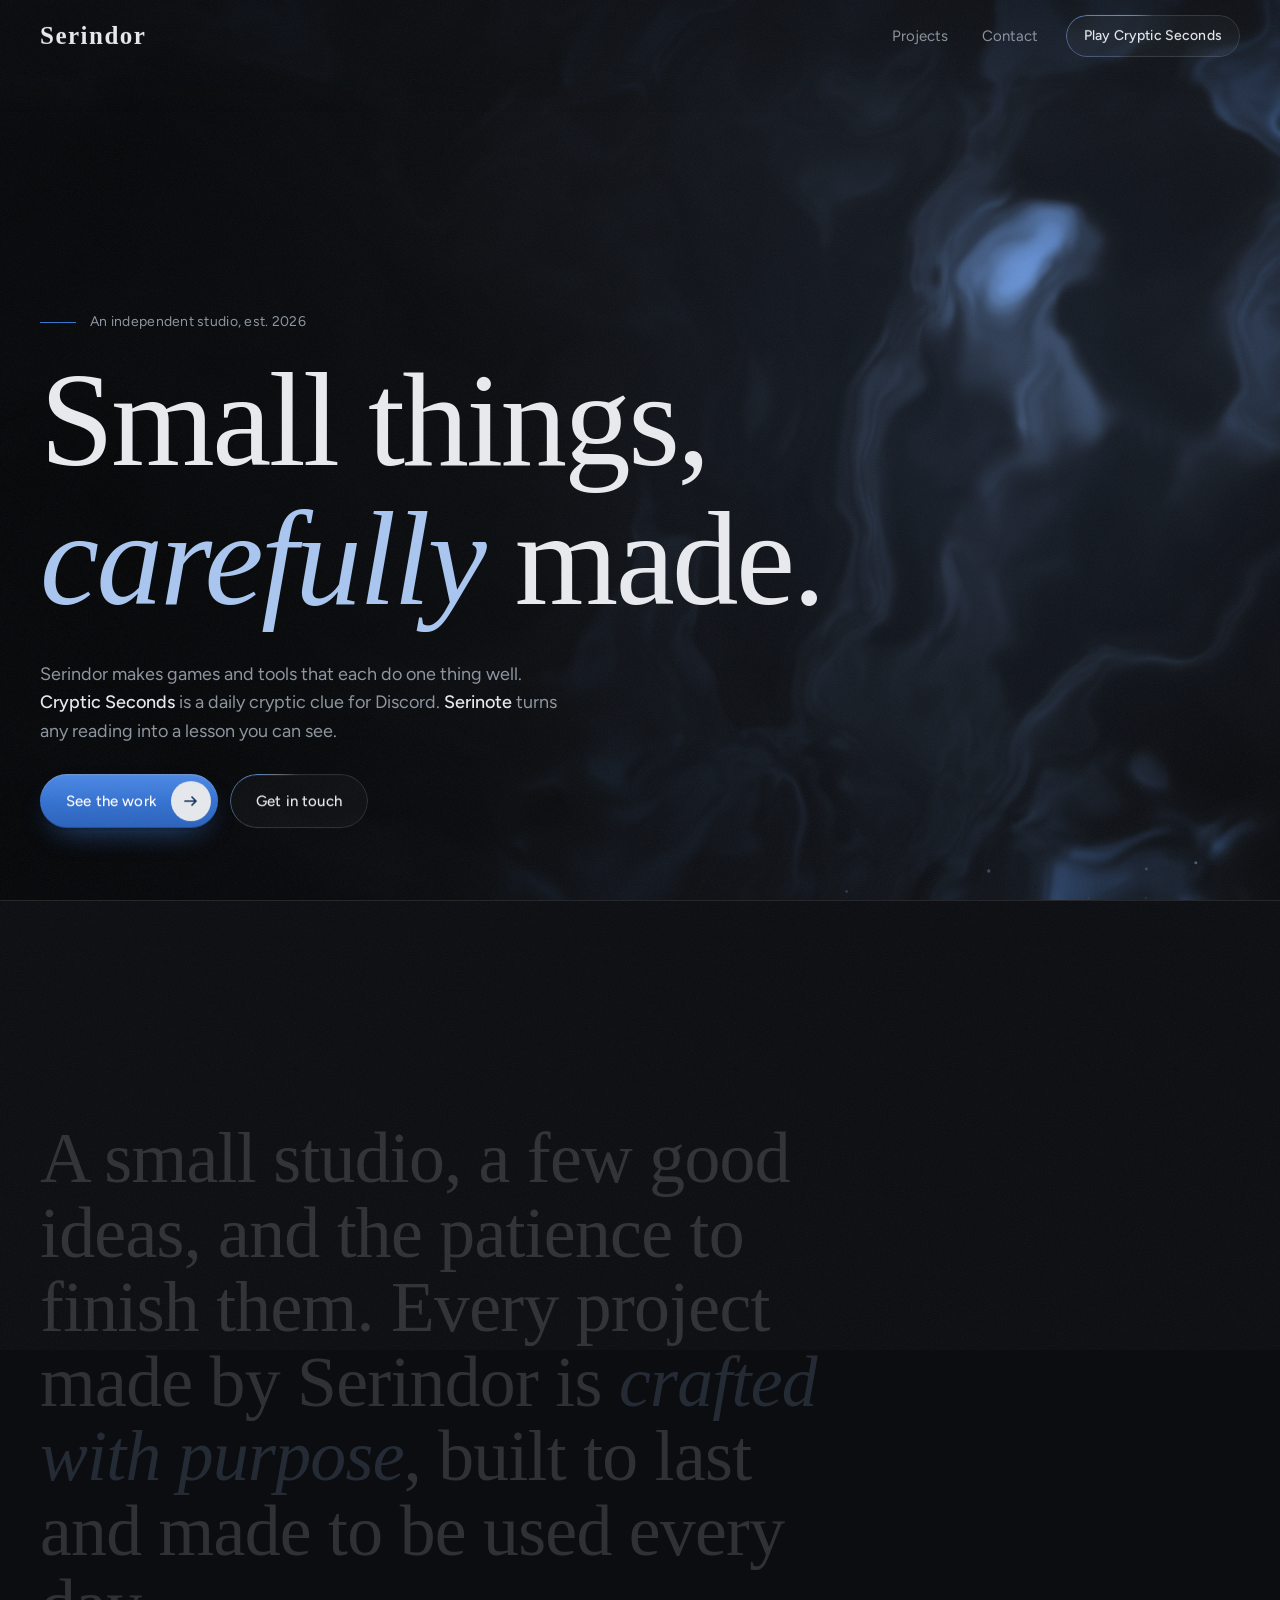
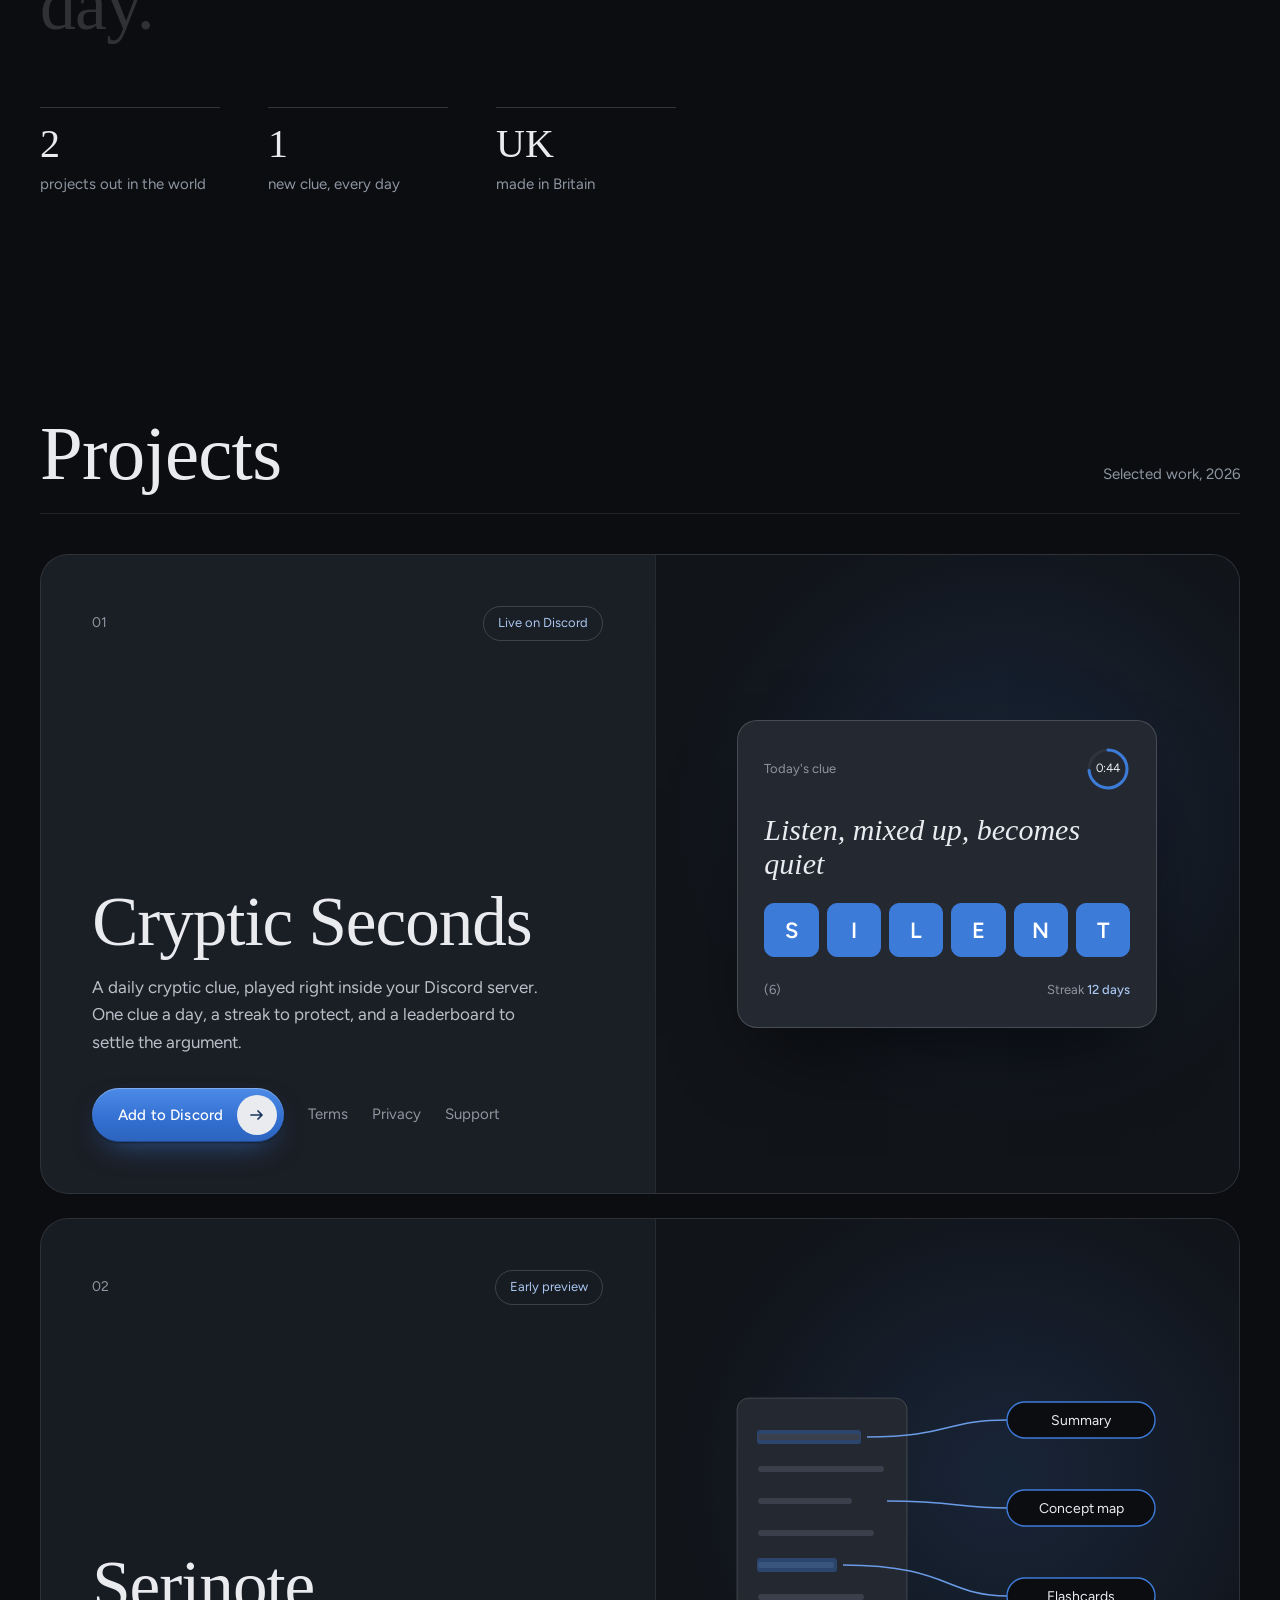
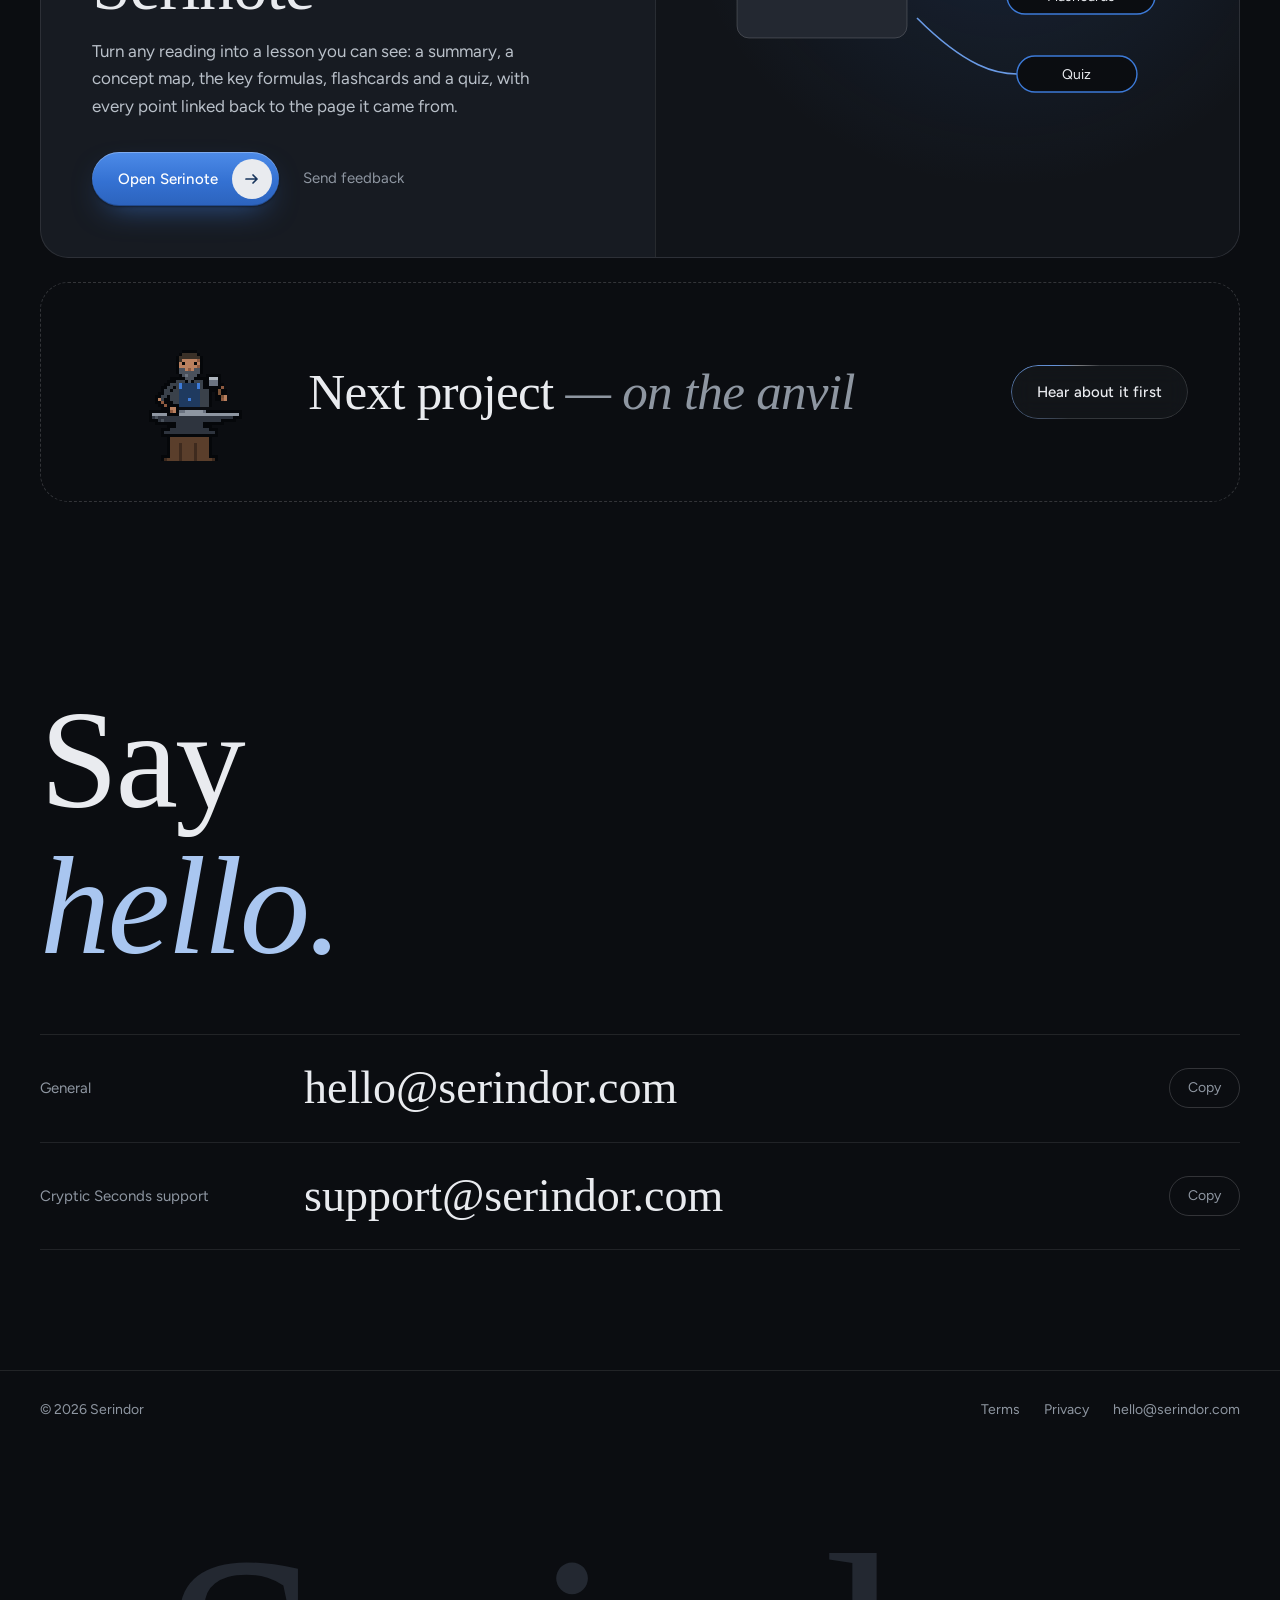
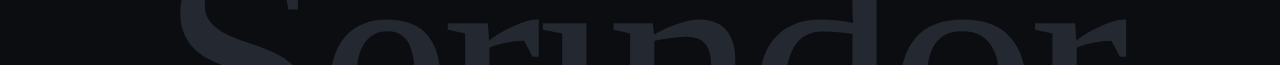
<file: index.html>
<!doctype html>
<html lang="en-GB">
<head>
<meta charset="utf-8">
<meta name="viewport" content="width=device-width, initial-scale=1, viewport-fit=cover">
<link rel="icon" href="/favicon.ico" sizes="48x48">
<link rel="icon" href="/assets/mark.svg" type="image/svg+xml">
<link rel="icon" href="/assets/icon-192.png" type="image/png" sizes="192x192">
<link rel="apple-touch-icon" href="/apple-touch-icon.png">
<title>Serindor</title>
<meta name="description" content="Serindor is an independent studio making small games and tools: Cryptic Seconds, a daily cryptic clue for Discord, and Serinote, which turns any reading into a lesson you can see.">
<meta name="theme-color" content="#0B0D11">
<link rel="preconnect" href="https://fonts.googleapis.com">
<link rel="preconnect" href="https://fonts.gstatic.com" crossorigin>
<link rel="stylesheet" href="https://fonts.googleapis.com/css2?family=IM+Fell+English+SC&family=IM+Fell+English:ital@0;1&family=Figtree:wght@400;500;600&display=swap">
<script>
  // Motion is opt-out: anyone asking for reduced motion gets the plain, still page.
  (function () {
    var d = document.documentElement;
    if (!window.matchMedia("(prefers-reduced-motion: reduce)").matches) d.classList.add("motion");
    var seen = false; try { seen = sessionStorage.getItem("srd-intro") === "1"; } catch (e) {}
    if (seen) d.classList.add("no-intro");
    // Failsafe: if the scripts never arrive, show everything.
    setTimeout(function () { if (!d.classList.contains("ready")) d.classList.remove("motion"); }, 4000);
  })();
</script>
<style>
/*
  Serindor — sable ground, argent type, one azure accent.
  Type-led: IM Fell English SC for display (old-print, carved), IM Fell English for italics, Figtree for reading.
  The signature is the motion: inertia scroll, masked type, stacking project plates.
*/
:root {
  --sable: #0B0D11;
  --sable-2: #111419;
  --steel: #1A1E25;
  --steel-2: #232831;
  --edge: rgba(230, 232, 236, .10);
  --edge-2: rgba(230, 232, 236, .18);
  --muted: #8E96A1;
  --argent: #E9EBEF;
  --azure: #3D7BD9;
  --azure-hi: #6A9BE6;
  --azure-pale: #A9C6F0;
  --display: "IM Fell English SC", "Palatino Linotype", Palatino, Georgia, serif;
  --italic: "IM Fell English", "Palatino Linotype", Georgia, serif;
  --body: "Figtree", "Segoe UI", sans-serif;
  --ease: cubic-bezier(.22, 1, .36, 1);
  --gutter: max(20px, env(safe-area-inset-left));
  color-scheme: dark;
}
* { box-sizing: border-box; }
html { background: var(--sable); }
html.lenis, html.lenis body { height: auto; }
.lenis.lenis-smooth { scroll-behavior: auto !important; }
body { margin: 0; background: var(--sable); color: var(--argent); font-family: var(--body); font-size: 17px; line-height: 1.6; -webkit-font-smoothing: antialiased; text-rendering: optimizeLegibility; overflow-x: clip; }
::selection { background: var(--azure); color: #fff; }
a { color: inherit; }
:focus-visible { outline: 2px solid var(--azure-hi); outline-offset: 4px; border-radius: 2px; }
.wrap { width: 100%; max-width: 1240px; margin: 0 auto; padding-inline: var(--gutter); }
.sr { position: absolute; width: 1px; height: 1px; overflow: hidden; clip: rect(0 0 0 0); white-space: nowrap; }

/* film grain over everything, very faint */
body::after {
  content: ""; position: fixed; inset: -50%; z-index: 90; pointer-events: none; opacity: .055;
  background-image: url("data:image/svg+xml,%3Csvg%20xmlns%3D%27http%3A%2F%2Fwww.w3.org%2F2000%2Fsvg%27%20width%3D%27220%27%20height%3D%27220%27%3E%3Cfilter%20id%3D%27n%27%3E%3CfeTurbulence%20type%3D%27fractalNoise%27%20baseFrequency%3D%27.85%27%20numOctaves%3D%273%27%20stitchTiles%3D%27stitch%27%2F%3E%3C%2Ffilter%3E%3Crect%20width%3D%27100%25%27%20height%3D%27100%25%27%20filter%3D%27url%28%23n%29%27%2F%3E%3C%2Fsvg%3E");
}
.motion body::after { animation: grain 1.2s steps(6) infinite; }
@keyframes grain { 0%{transform:translate(0,0)} 20%{transform:translate(-3%,2%)} 40%{transform:translate(2%,-3%)} 60%{transform:translate(-2%,-1%)} 80%{transform:translate(3%,3%)} 100%{transform:translate(0,0)} }

/* IM Fell comes in one weight: never fake-bold it, and set italics in IM Fell English */
body { font-synthesis: none; }
h1 em, h2 em, h3 em, .statement p em, .clue q, .intro .word em { font-family: var(--italic); }

/* ---------- intro ---------- */
.intro { position: fixed; inset: 0; z-index: 100; display: none; place-items: center; background: var(--sable); }
.motion:not(.no-intro) .intro { display: grid; }
.intro .word { font-family: var(--display); font-weight: 500; font-size: clamp(44px, 9vw, 112px); letter-spacing: .04em; display: flex; overflow: hidden; line-height: 1.1; padding: .1em 0 .22em; }
.intro .word span { display: inline-block; transform: translateY(110%); }
.intro .rule { position: absolute; left: 50%; top: calc(50% + clamp(36px, 6vw, 72px)); width: min(320px, 60vw); height: 1px; background: var(--azure); transform: translateX(-50%) scaleX(0); }

/* ---------- header ---------- */
.bar { position: fixed; inset: 0 0 auto; z-index: 50; transition: transform .6s var(--ease), background-color .4s, border-color .4s; border-bottom: 1px solid transparent; }
.bar::before { content: ""; position: absolute; inset: 0 0 -40px; z-index: -1; pointer-events: none; background: linear-gradient(rgba(11, 13, 17, .55), transparent); transition: opacity .4s; }
.bar.scrolled::before { opacity: 0; }
.bar.scrolled { background: rgba(11, 13, 17, .84); backdrop-filter: blur(14px) saturate(140%); -webkit-backdrop-filter: blur(14px) saturate(140%); border-color: var(--edge); }
.bar.hide { transform: translateY(-100%); }
.bar .wrap { display: flex; align-items: center; justify-content: space-between; height: 72px; }
.brand { font-family: var(--display); font-weight: 600; font-size: 25px; letter-spacing: .06em; text-decoration: none; }
.bar nav { display: flex; align-items: center; gap: 6px; }
.bar nav a:not(.btn) { position: relative; text-decoration: none; font-size: 15px; color: var(--muted); padding: 10px 14px; transition: color .3s; }
.bar nav a:not(.btn):hover { color: var(--argent); }
.bar nav .btn { margin-left: 8px; }
@media (max-width: 560px) { .bar nav a:not(.btn) { display: none; } }

/* ---------- hero ---------- */
.hero { position: relative; min-height: 100svh; display: flex; align-items: flex-end; padding: 140px 0 72px; overflow: hidden; isolation: isolate; }
.hero .glow { position: absolute; inset: 0; z-index: -1; pointer-events: none;
  background:
    radial-gradient(60% 55% at 78% 22%, rgba(61, 123, 217, .22), transparent 70%),
    radial-gradient(40% 40% at 12% 90%, rgba(61, 123, 217, .10), transparent 70%); }
.hero .forge, .hero .sparks-layer { position: absolute; inset: 0; width: 100%; height: 100%; display: block; pointer-events: none; }
.hero .forge { z-index: -3; }
.hero .sparks-layer { z-index: -1; }
.hero.has-forge .glow { display: none; }
.eyebrow { display: flex; align-items: center; gap: 14px; margin: 0 0 28px; font-size: 14px; letter-spacing: .02em; color: var(--muted); }
.eyebrow::before { content: ""; width: 36px; height: 1px; background: var(--azure); }
.hero h1 { font-family: var(--display); font-weight: 500; font-size: clamp(56px, 10.4vw, 168px); line-height: .9; letter-spacing: -.02em; margin: 0 0 40px; }
.hero h1 em { font-style: italic; font-weight: 400; color: var(--azure-pale); }
.line { display: block; overflow: hidden; padding: .14em .06em .24em 0; margin: -.14em -.06em -.24em 0; }
.line > span { display: block; }
.hero .foot { display: grid; grid-template-columns: minmax(0, 1fr); gap: 32px; }
.hero .lede { margin: 0; max-width: 44ch; color: var(--muted); font-size: 18px; }
.hero .lede strong { color: var(--argent); font-weight: 500; }
.actions { display: flex; flex-wrap: wrap; gap: 12px; margin-top: 28px; }
@media (max-width: 760px) { .hero .foot { grid-template-columns: 1fr; } .hero { padding-bottom: 56px; } }

/* buttons: forged azure primary, glass secondary with a travelling edge of light */
@property --edge-a { syntax: "<angle>"; inherits: false; initial-value: 0deg; }
.btn { position: relative; display: inline-flex; align-items: center; gap: 14px; height: 54px; padding: 0 26px; border-radius: 999px; font-weight: 500; font-size: 15px; letter-spacing: .01em; text-decoration: none; white-space: nowrap; isolation: isolate; will-change: transform; transition: scale .25s var(--ease), box-shadow .6s var(--ease), background-color .4s; }
.btn:active { scale: .97; transition-duration: .12s; }
.lbl { position: relative; display: block; overflow: hidden; height: 1.35em; line-height: 1.35em; }
.lbl > span, .lbl::after { display: block; transition: transform .6s var(--ease); }
.lbl::after { content: attr(data-t); position: absolute; left: 0; top: 100%; }
.ico { position: relative; display: grid; place-items: center; width: 40px; height: 40px; margin-right: -18px; border-radius: 50%; overflow: hidden; background: var(--argent); color: #17345C; transition: transform .6s var(--ease), background-color .4s; }
.ico svg { grid-area: 1 / 1; width: 14px; height: 14px; transition: transform .6s var(--ease); }
.ico svg + svg { transform: translateX(-220%); }

.btn-primary { padding-right: 26px; color: #fff; overflow: hidden;
  background: linear-gradient(180deg, #4D8BE8 0%, #3471D2 55%, #2C63BD 100%);
  box-shadow: inset 0 1px 0 rgba(255, 255, 255, .28), inset 0 -1px 0 rgba(0, 0, 0, .25), 0 1px 2px rgba(0, 0, 0, .4), 0 12px 32px -14px rgba(61, 123, 217, .75); }
.btn-primary:has(.ico) { padding-right: 25px; }
.btn-primary::after { content: ""; position: absolute; inset: 0; z-index: -1; border-radius: inherit; pointer-events: none;
  background: linear-gradient(105deg, transparent 30%, rgba(255, 255, 255, .32) 48%, rgba(255, 255, 255, .06) 56%, transparent 70%);
  transform: translateX(-130%); transition: transform 1s var(--ease); }

.btn-quiet { color: var(--argent); background: rgba(230, 232, 236, .035); backdrop-filter: blur(10px); -webkit-backdrop-filter: blur(10px); }
.btn-quiet::before { content: ""; position: absolute; inset: 0; border-radius: inherit; padding: 1px; pointer-events: none;
  background: conic-gradient(from var(--edge-a), rgba(230, 232, 236, .16) 0deg, rgba(230, 232, 236, .16) 230deg, rgba(106, 155, 230, .95) 300deg, rgba(230, 232, 236, .5) 320deg, rgba(230, 232, 236, .16) 360deg);
  -webkit-mask: linear-gradient(#000 0 0) content-box, linear-gradient(#000 0 0); -webkit-mask-composite: xor; mask-composite: exclude; }
.btn-sm { height: 42px; padding: 0 18px; font-size: 14px; }

@media (hover: hover) {
  .btn:hover .lbl > span, .btn:hover .lbl::after { transform: translateY(-100%); }
  .btn:hover .ico svg { transform: translateX(220%); }
  .btn:hover .ico svg + svg { transform: translateX(0); }
  .btn:hover .ico { transform: rotate(-45deg) scale(1.06); }
  .btn-primary:hover { box-shadow: inset 0 1px 0 rgba(255, 255, 255, .32), inset 0 -1px 0 rgba(0, 0, 0, .25), 0 1px 2px rgba(0, 0, 0, .4), 0 18px 44px -12px rgba(61, 123, 217, .95); }
  .btn-primary:hover::after { transform: translateX(130%); }
  .btn-quiet:hover { background: rgba(61, 123, 217, .10); }
  .btn-quiet:hover::before { animation: edge 2.6s linear infinite; }
}
@keyframes edge { to { --edge-a: 360deg; } }
@media (prefers-reduced-motion: reduce) { .btn-quiet:hover::before { animation: none; } }

/* ---------- statement ---------- */
.statement { padding: clamp(120px, 18vw, 220px) 0; border-top: 1px solid var(--edge); }
.statement p { margin: 0; max-width: 22ch; font-family: var(--display); font-weight: 500; font-size: clamp(36px, 5.6vw, 84px); line-height: 1.04; letter-spacing: -.01em; }
.statement p em { font-style: italic; font-weight: 400; color: var(--azure-pale); }
.statement .w { opacity: 1; }
.motion .statement .w { opacity: .16; }
.statement .meta { display: flex; gap: 48px; margin-top: 64px; color: var(--muted); font-size: 15px; flex-wrap: wrap; }
.statement .meta div { border-top: 1px solid var(--edge-2); padding-top: 16px; min-width: 180px; }
.statement .meta b { display: block; font-family: var(--display); font-weight: 500; font-size: 40px; line-height: 1; color: var(--argent); margin-bottom: 8px; }

/* ---------- projects: stacking plates ---------- */
.projects { padding-bottom: 80px; }
.sec-head { display: flex; align-items: baseline; justify-content: space-between; gap: 24px; margin-bottom: 40px; border-bottom: 1px solid var(--edge); padding-bottom: 20px; }
.sec-head h2 { font-family: var(--display); font-weight: 500; font-size: clamp(40px, 6vw, 80px); line-height: 1; letter-spacing: -.01em; margin: 0; }
.sec-head p { margin: 0; color: var(--muted); font-size: 15px; }
.stack { display: grid; gap: 24px; }
.plate { position: sticky; top: 96px; min-height: min(640px, calc(100svh - 128px)); display: grid; grid-template-columns: minmax(0, 1.05fr) minmax(0, 1fr); border-radius: 28px; overflow: hidden; background: var(--steel); border: 1px solid var(--edge); transform-origin: 50% 0; will-change: transform; }
.plate::after { content: ""; position: absolute; inset: 0; background: #05070A; opacity: var(--dim, 0); pointer-events: none; border-radius: inherit; }
.plate:nth-child(2) { top: 112px; background: #171B22; }
.plate:nth-child(3) { top: 128px; }
.plate .text { display: flex; flex-direction: column; padding: clamp(28px, 4vw, 56px); min-width: 0; }
.plate .num { display: flex; justify-content: space-between; align-items: center; font-size: 14px; color: var(--muted); margin-bottom: auto; padding-bottom: 40px; }
.plate .num .tag { border: 1px solid var(--edge-2); border-radius: 999px; padding: 6px 14px; font-size: 13px; color: var(--azure-pale); }
.plate h3 { font-family: var(--display); font-weight: 500; font-size: clamp(44px, 5.4vw, 80px); line-height: .95; letter-spacing: -.015em; margin: 0 0 20px; }
.plate p.desc { margin: 0 0 32px; max-width: 42ch; color: #B9C0C9; }
.plate .links { display: flex; flex-wrap: wrap; align-items: center; gap: 14px 24px; font-size: 15px; }
.plate .links a:not(.btn) { color: var(--muted); text-decoration: none; background: linear-gradient(currentColor, currentColor) 0 100% / 0 1px no-repeat; transition: background-size .45s var(--ease), color .3s; padding-bottom: 2px; }
.plate .links a:not(.btn):hover { color: var(--argent); background-size: 100% 1px; }
.plate .vis { position: relative; display: grid; place-items: center; padding: 40px; background: radial-gradient(80% 70% at 60% 40%, rgba(61, 123, 217, .16), transparent 70%), var(--sable-2); border-left: 1px solid var(--edge); overflow: hidden; }
.plate.last { position: relative; top: auto; margin-top: 24px; min-height: 0; grid-template-columns: 1fr; background: transparent; border-style: dashed; border-color: var(--edge-2); }
.plate.last .text { flex-direction: row; align-items: center; justify-content: space-between; gap: 24px; flex-wrap: wrap; padding-block: 40px; }
.plate.last h3 { font-size: clamp(32px, 4vw, 52px); margin: 0; }
.plate.last h3 em { font-style: italic; font-weight: 400; color: var(--muted); }
@media (max-width: 860px) {
  .plate { position: relative; top: auto !important; min-height: 0; grid-template-columns: 1fr; border-radius: 22px; }
  .plate .vis { border-left: 0; border-top: 1px solid var(--edge); order: -1; padding: 32px 20px; }
  .plate .num { padding-bottom: 28px; }
}

/* clue card (Cryptic Seconds) */
html:not(.motion) .clue .tiles span { color: #fff; background: var(--azure); border-color: var(--azure); }
.clue { width: min(420px, 100%); background: var(--steel-2); border: 1px solid var(--edge-2); border-radius: 20px; padding: 26px; box-shadow: 0 40px 80px -30px rgba(0, 0, 0, .7); }
.clue .top { display: flex; justify-content: space-between; align-items: center; font-size: 13px; color: var(--muted); margin-bottom: 22px; }
.clue .timer { position: relative; width: 44px; height: 44px; }
.clue .timer svg { width: 44px; height: 44px; transform: rotate(-90deg); }
.clue .timer span { position: absolute; inset: 0; display: grid; place-items: center; font-size: 12px; font-variant-numeric: tabular-nums; color: var(--argent); }
.clue q { display: block; quotes: none; font-family: var(--italic); font-style: italic; font-size: 30px; line-height: 1.15; margin-bottom: 24px; }
.clue .tiles { display: grid; grid-template-columns: repeat(6, 1fr); gap: 8px; }
.clue .tiles span { aspect-ratio: 1; display: grid; place-items: center; border-radius: 10px; border: 1px solid var(--edge-2); font-weight: 600; font-size: 22px; color: transparent; transition: background-color .35s, border-color .35s, color .2s, transform .35s var(--ease); }
.clue .tiles span.on { color: #fff; background: var(--azure); border-color: var(--azure); transform: translateY(-3px); }
.clue .row { display: flex; justify-content: space-between; margin-top: 20px; font-size: 13px; color: var(--muted); }
.clue .row b { color: var(--azure-pale); font-weight: 500; }

/* concept map (Serinote) */
.map { width: min(460px, 100%); height: auto; overflow: visible; }
.map .page { fill: var(--steel-2); stroke: var(--edge-2); }
.map .ln { stroke: #39404B; stroke-width: 6; stroke-linecap: round; }
.map .link { fill: none; stroke: var(--azure-hi); stroke-width: 1.6; }
.map .node rect { fill: var(--sable); stroke: var(--azure); stroke-width: 1.4; }
.map .node text { fill: var(--argent); font-family: var(--body); font-size: 14px; }
.map .hl { fill: rgba(61, 123, 217, .35); }

/* the little smith on the anvil (drawn by assets/smith.js) */
.smith { width: 192px; height: 138px; flex: none; image-rendering: crisp-edges; image-rendering: pixelated; }
.dash { display: inline-block; transform-origin: 50% 60%; }
.dash-fly { position: fixed; z-index: 80; margin: 0; pointer-events: none; display: grid; place-items: center; font-style: italic; }
.plate.last .text { justify-content: flex-start; }
.plate.last .text .btn { margin-left: auto; }
@media (max-width: 640px) { .plate.last .text .btn { margin-left: 0; } .smith { width: 160px; height: 115px; } }

/* ---------- contact ---------- */
.contact { padding: clamp(72px, 9vw, 130px) 0 120px; }
.contact .big { font-family: var(--display); font-weight: 500; font-size: clamp(56px, 11vw, 180px); line-height: .9; letter-spacing: -.02em; margin: 0 0 64px; }
.contact .big em { font-style: italic; font-weight: 400; color: var(--azure-pale); }
.addrs { border-top: 1px solid var(--edge); }
.addr { display: grid; grid-template-columns: 240px minmax(0, 1fr) auto; align-items: center; gap: 8px 24px; padding: 28px 0; border-bottom: 1px solid var(--edge); }
.addr span { color: var(--muted); font-size: 15px; }
.addr a { font-family: var(--italic); font-size: clamp(24px, 3.6vw, 46px); line-height: 1.1; text-decoration: none; overflow-wrap: anywhere; background: linear-gradient(var(--azure), var(--azure)) 0 100% / 0 2px no-repeat; transition: background-size .6s var(--ease); justify-self: start; }
.addr a:hover { background-size: 100% 2px; }
.copy { background: none; border: 1px solid var(--edge-2); color: var(--muted); font: inherit; font-size: 14px; min-height: 40px; padding: 0 18px; border-radius: 999px; cursor: pointer; transition: border-color .3s, color .3s; }
.copy:hover { border-color: var(--argent); color: var(--argent); }
@media (max-width: 720px) { .addr { grid-template-columns: minmax(0, 1fr) auto; } .addr span { grid-column: 1 / -1; } }

/* ---------- footer ---------- */
footer { border-top: 1px solid var(--edge); overflow: hidden; }
footer .row { display: flex; justify-content: space-between; flex-wrap: wrap; gap: 12px 32px; padding-block: 28px; color: var(--muted); font-size: 14px; }
footer .row nav { display: flex; gap: 24px; flex-wrap: wrap; }
footer .row a { text-decoration: none; transition: color .3s; }
footer .row a:hover { color: var(--argent); }
footer .giant { font-family: var(--display); font-weight: 500; font-size: 23.4vw; line-height: .74; letter-spacing: -.03em; text-align: center; margin: 0 0 -.02em; color: var(--steel-2); user-select: none; padding-bottom: max(0px, env(safe-area-inset-bottom)); }

/* ---------- cursor: a little pixel sword (mouse only) ---------- */
@media (pointer: fine) {
  html, body { cursor: url("data:image/svg+xml,%3Csvg%20xmlns%3D%22http%3A%2F%2Fwww.w3.org%2F2000%2Fsvg%22%20width%3D%2234%22%20height%3D%2234%22%20viewBox%3D%220%200%2017%2017%22%20shape-rendering%3D%22crispEdges%22%3E%3Crect%20x%3D%220%22%20y%3D%220%22%20width%3D%221%22%20height%3D%221%22%20fill%3D%22%2305070A%22%2F%3E%3Crect%20x%3D%220%22%20y%3D%221%22%20width%3D%221%22%20height%3D%221%22%20fill%3D%22%2305070A%22%2F%3E%3Crect%20x%3D%220%22%20y%3D%222%22%20width%3D%221%22%20height%3D%221%22%20fill%3D%22%2305070A%22%2F%3E%3Crect%20x%3D%221%22%20y%3D%220%22%20width%3D%221%22%20height%3D%221%22%20fill%3D%22%2305070A%22%2F%3E%3Crect%20x%3D%221%22%20y%3D%222%22%20width%3D%221%22%20height%3D%221%22%20fill%3D%22%2305070A%22%2F%3E%3Crect%20x%3D%222%22%20y%3D%220%22%20width%3D%221%22%20height%3D%221%22%20fill%3D%22%2305070A%22%2F%3E%3Crect%20x%3D%222%22%20y%3D%221%22%20width%3D%221%22%20height%3D%221%22%20fill%3D%22%2305070A%22%2F%3E%3Crect%20x%3D%221%22%20y%3D%223%22%20width%3D%221%22%20height%3D%221%22%20fill%3D%22%2305070A%22%2F%3E%3Crect%20x%3D%223%22%20y%3D%221%22%20width%3D%221%22%20height%3D%221%22%20fill%3D%22%2305070A%22%2F%3E%3Crect%20x%3D%224%22%20y%3D%221%22%20width%3D%221%22%20height%3D%221%22%20fill%3D%22%2305070A%22%2F%3E%3Crect%20x%3D%224%22%20y%3D%222%22%20width%3D%221%22%20height%3D%221%22%20fill%3D%22%2305070A%22%2F%3E%3Crect%20x%3D%221%22%20y%3D%224%22%20width%3D%221%22%20height%3D%221%22%20fill%3D%22%2305070A%22%2F%3E%3Crect%20x%3D%222%22%20y%3D%224%22%20width%3D%221%22%20height%3D%221%22%20fill%3D%22%2305070A%22%2F%3E%3Crect%20x%3D%225%22%20y%3D%222%22%20width%3D%221%22%20height%3D%221%22%20fill%3D%22%2305070A%22%2F%3E%3Crect%20x%3D%225%22%20y%3D%223%22%20width%3D%221%22%20height%3D%221%22%20fill%3D%22%2305070A%22%2F%3E%3Crect%20x%3D%222%22%20y%3D%225%22%20width%3D%221%22%20height%3D%221%22%20fill%3D%22%2305070A%22%2F%3E%3Crect%20x%3D%223%22%20y%3D%225%22%20width%3D%221%22%20height%3D%221%22%20fill%3D%22%2305070A%22%2F%3E%3Crect%20x%3D%226%22%20y%3D%223%22%20width%3D%221%22%20height%3D%221%22%20fill%3D%22%2305070A%22%2F%3E%3Crect%20x%3D%226%22%20y%3D%224%22%20width%3D%221%22%20height%3D%221%22%20fill%3D%22%2305070A%22%2F%3E%3Crect%20x%3D%223%22%20y%3D%226%22%20width%3D%221%22%20height%3D%221%22%20fill%3D%22%2305070A%22%2F%3E%3Crect%20x%3D%224%22%20y%3D%226%22%20width%3D%221%22%20height%3D%221%22%20fill%3D%22%2305070A%22%2F%3E%3Crect%20x%3D%227%22%20y%3D%224%22%20width%3D%221%22%20height%3D%221%22%20fill%3D%22%2305070A%22%2F%3E%3Crect%20x%3D%227%22%20y%3D%225%22%20width%3D%221%22%20height%3D%221%22%20fill%3D%22%2305070A%22%2F%3E%3Crect%20x%3D%224%22%20y%3D%227%22%20width%3D%221%22%20height%3D%221%22%20fill%3D%22%2305070A%22%2F%3E%3Crect%20x%3D%225%22%20y%3D%227%22%20width%3D%221%22%20height%3D%221%22%20fill%3D%22%2305070A%22%2F%3E%3Crect%20x%3D%228%22%20y%3D%225%22%20width%3D%221%22%20height%3D%221%22%20fill%3D%22%2305070A%22%2F%3E%3Crect%20x%3D%228%22%20y%3D%226%22%20width%3D%221%22%20height%3D%221%22%20fill%3D%22%2305070A%22%2F%3E%3Crect%20x%3D%225%22%20y%3D%228%22%20width%3D%221%22%20height%3D%221%22%20fill%3D%22%2305070A%22%2F%3E%3Crect%20x%3D%226%22%20y%3D%228%22%20width%3D%221%22%20height%3D%221%22%20fill%3D%22%2305070A%22%2F%3E%3Crect%20x%3D%229%22%20y%3D%226%22%20width%3D%221%22%20height%3D%221%22%20fill%3D%22%2305070A%22%2F%3E%3Crect%20x%3D%229%22%20y%3D%227%22%20width%3D%221%22%20height%3D%221%22%20fill%3D%22%2305070A%22%2F%3E%3Crect%20x%3D%226%22%20y%3D%229%22%20width%3D%221%22%20height%3D%221%22%20fill%3D%22%2305070A%22%2F%3E%3Crect%20x%3D%227%22%20y%3D%229%22%20width%3D%221%22%20height%3D%221%22%20fill%3D%22%2305070A%22%2F%3E%3Crect%20x%3D%2210%22%20y%3D%227%22%20width%3D%221%22%20height%3D%221%22%20fill%3D%22%2305070A%22%2F%3E%3Crect%20x%3D%2210%22%20y%3D%228%22%20width%3D%221%22%20height%3D%221%22%20fill%3D%22%2305070A%22%2F%3E%3Crect%20x%3D%227%22%20y%3D%2210%22%20width%3D%221%22%20height%3D%221%22%20fill%3D%22%2305070A%22%2F%3E%3Crect%20x%3D%228%22%20y%3D%2210%22%20width%3D%221%22%20height%3D%221%22%20fill%3D%22%2305070A%22%2F%3E%3Crect%20x%3D%2211%22%20y%3D%228%22%20width%3D%221%22%20height%3D%221%22%20fill%3D%22%2305070A%22%2F%3E%3Crect%20x%3D%2211%22%20y%3D%229%22%20width%3D%221%22%20height%3D%221%22%20fill%3D%22%2305070A%22%2F%3E%3Crect%20x%3D%2211%22%20y%3D%2210%22%20width%3D%221%22%20height%3D%221%22%20fill%3D%22%2305070A%22%2F%3E%3Crect%20x%3D%228%22%20y%3D%2211%22%20width%3D%221%22%20height%3D%221%22%20fill%3D%22%2305070A%22%2F%3E%3Crect%20x%3D%229%22%20y%3D%2211%22%20width%3D%221%22%20height%3D%221%22%20fill%3D%22%2305070A%22%2F%3E%3Crect%20x%3D%2210%22%20y%3D%2211%22%20width%3D%221%22%20height%3D%221%22%20fill%3D%22%2305070A%22%2F%3E%3Crect%20x%3D%2212%22%20y%3D%228%22%20width%3D%221%22%20height%3D%221%22%20fill%3D%22%2305070A%22%2F%3E%3Crect%20x%3D%2212%22%20y%3D%229%22%20width%3D%221%22%20height%3D%221%22%20fill%3D%22%2305070A%22%2F%3E%3Crect%20x%3D%2213%22%20y%3D%228%22%20width%3D%221%22%20height%3D%221%22%20fill%3D%22%2305070A%22%2F%3E%3Crect%20x%3D%2213%22%20y%3D%2210%22%20width%3D%221%22%20height%3D%221%22%20fill%3D%22%2305070A%22%2F%3E%3Crect%20x%3D%2214%22%20y%3D%228%22%20width%3D%221%22%20height%3D%221%22%20fill%3D%22%2305070A%22%2F%3E%3Crect%20x%3D%2214%22%20y%3D%229%22%20width%3D%221%22%20height%3D%221%22%20fill%3D%22%2305070A%22%2F%3E%3Crect%20x%3D%2214%22%20y%3D%2210%22%20width%3D%221%22%20height%3D%221%22%20fill%3D%22%2305070A%22%2F%3E%3Crect%20x%3D%2212%22%20y%3D%2211%22%20width%3D%221%22%20height%3D%221%22%20fill%3D%22%2305070A%22%2F%3E%3Crect%20x%3D%2213%22%20y%3D%2211%22%20width%3D%221%22%20height%3D%221%22%20fill%3D%22%2305070A%22%2F%3E%3Crect%20x%3D%229%22%20y%3D%2212%22%20width%3D%221%22%20height%3D%221%22%20fill%3D%22%2305070A%22%2F%3E%3Crect%20x%3D%2210%22%20y%3D%2213%22%20width%3D%221%22%20height%3D%221%22%20fill%3D%22%2305070A%22%2F%3E%3Crect%20x%3D%2211%22%20y%3D%2212%22%20width%3D%221%22%20height%3D%221%22%20fill%3D%22%2305070A%22%2F%3E%3Crect%20x%3D%2211%22%20y%3D%2213%22%20width%3D%221%22%20height%3D%221%22%20fill%3D%22%2305070A%22%2F%3E%3Crect%20x%3D%228%22%20y%3D%2212%22%20width%3D%221%22%20height%3D%221%22%20fill%3D%22%2305070A%22%2F%3E%3Crect%20x%3D%228%22%20y%3D%2213%22%20width%3D%221%22%20height%3D%221%22%20fill%3D%22%2305070A%22%2F%3E%3Crect%20x%3D%228%22%20y%3D%2214%22%20width%3D%221%22%20height%3D%221%22%20fill%3D%22%2305070A%22%2F%3E%3Crect%20x%3D%229%22%20y%3D%2214%22%20width%3D%221%22%20height%3D%221%22%20fill%3D%22%2305070A%22%2F%3E%3Crect%20x%3D%2210%22%20y%3D%2214%22%20width%3D%221%22%20height%3D%221%22%20fill%3D%22%2305070A%22%2F%3E%3Crect%20x%3D%2212%22%20y%3D%2213%22%20width%3D%221%22%20height%3D%221%22%20fill%3D%22%2305070A%22%2F%3E%3Crect%20x%3D%2213%22%20y%3D%2212%22%20width%3D%221%22%20height%3D%221%22%20fill%3D%22%2305070A%22%2F%3E%3Crect%20x%3D%2212%22%20y%3D%2214%22%20width%3D%221%22%20height%3D%221%22%20fill%3D%22%2305070A%22%2F%3E%3Crect%20x%3D%2213%22%20y%3D%2214%22%20width%3D%221%22%20height%3D%221%22%20fill%3D%22%2305070A%22%2F%3E%3Crect%20x%3D%2214%22%20y%3D%2212%22%20width%3D%221%22%20height%3D%221%22%20fill%3D%22%2305070A%22%2F%3E%3Crect%20x%3D%2214%22%20y%3D%2213%22%20width%3D%221%22%20height%3D%221%22%20fill%3D%22%2305070A%22%2F%3E%3Crect%20x%3D%2213%22%20y%3D%2215%22%20width%3D%221%22%20height%3D%221%22%20fill%3D%22%2305070A%22%2F%3E%3Crect%20x%3D%2215%22%20y%3D%2213%22%20width%3D%221%22%20height%3D%221%22%20fill%3D%22%2305070A%22%2F%3E%3Crect%20x%3D%2216%22%20y%3D%2213%22%20width%3D%221%22%20height%3D%221%22%20fill%3D%22%2305070A%22%2F%3E%3Crect%20x%3D%2216%22%20y%3D%2214%22%20width%3D%221%22%20height%3D%221%22%20fill%3D%22%2305070A%22%2F%3E%3Crect%20x%3D%2216%22%20y%3D%2215%22%20width%3D%221%22%20height%3D%221%22%20fill%3D%22%2305070A%22%2F%3E%3Crect%20x%3D%2213%22%20y%3D%2216%22%20width%3D%221%22%20height%3D%221%22%20fill%3D%22%2305070A%22%2F%3E%3Crect%20x%3D%2214%22%20y%3D%2216%22%20width%3D%221%22%20height%3D%221%22%20fill%3D%22%2305070A%22%2F%3E%3Crect%20x%3D%2215%22%20y%3D%2216%22%20width%3D%221%22%20height%3D%221%22%20fill%3D%22%2305070A%22%2F%3E%3Crect%20x%3D%2216%22%20y%3D%2216%22%20width%3D%221%22%20height%3D%221%22%20fill%3D%22%2305070A%22%2F%3E%3Crect%20x%3D%221%22%20y%3D%221%22%20width%3D%221%22%20height%3D%221%22%20fill%3D%22%23E9EBEF%22%2F%3E%3Crect%20x%3D%222%22%20y%3D%222%22%20width%3D%221%22%20height%3D%221%22%20fill%3D%22%23E9EBEF%22%2F%3E%3Crect%20x%3D%223%22%20y%3D%222%22%20width%3D%221%22%20height%3D%221%22%20fill%3D%22%23AEB5BE%22%2F%3E%3Crect%20x%3D%222%22%20y%3D%223%22%20width%3D%221%22%20height%3D%221%22%20fill%3D%22%236B7380%22%2F%3E%3Crect%20x%3D%223%22%20y%3D%223%22%20width%3D%221%22%20height%3D%221%22%20fill%3D%22%23E9EBEF%22%2F%3E%3Crect%20x%3D%224%22%20y%3D%223%22%20width%3D%221%22%20height%3D%221%22%20fill%3D%22%23AEB5BE%22%2F%3E%3Crect%20x%3D%223%22%20y%3D%224%22%20width%3D%221%22%20height%3D%221%22%20fill%3D%22%236B7380%22%2F%3E%3Crect%20x%3D%224%22%20y%3D%224%22%20width%3D%221%22%20height%3D%221%22%20fill%3D%22%23E9EBEF%22%2F%3E%3Crect%20x%3D%225%22%20y%3D%224%22%20width%3D%221%22%20height%3D%221%22%20fill%3D%22%23AEB5BE%22%2F%3E%3Crect%20x%3D%224%22%20y%3D%225%22%20width%3D%221%22%20height%3D%221%22%20fill%3D%22%236B7380%22%2F%3E%3Crect%20x%3D%225%22%20y%3D%225%22%20width%3D%221%22%20height%3D%221%22%20fill%3D%22%23E9EBEF%22%2F%3E%3Crect%20x%3D%226%22%20y%3D%225%22%20width%3D%221%22%20height%3D%221%22%20fill%3D%22%23AEB5BE%22%2F%3E%3Crect%20x%3D%225%22%20y%3D%226%22%20width%3D%221%22%20height%3D%221%22%20fill%3D%22%236B7380%22%2F%3E%3Crect%20x%3D%226%22%20y%3D%226%22%20width%3D%221%22%20height%3D%221%22%20fill%3D%22%23E9EBEF%22%2F%3E%3Crect%20x%3D%227%22%20y%3D%226%22%20width%3D%221%22%20height%3D%221%22%20fill%3D%22%23AEB5BE%22%2F%3E%3Crect%20x%3D%226%22%20y%3D%227%22%20width%3D%221%22%20height%3D%221%22%20fill%3D%22%236B7380%22%2F%3E%3Crect%20x%3D%227%22%20y%3D%227%22%20width%3D%221%22%20height%3D%221%22%20fill%3D%22%23E9EBEF%22%2F%3E%3Crect%20x%3D%228%22%20y%3D%227%22%20width%3D%221%22%20height%3D%221%22%20fill%3D%22%23AEB5BE%22%2F%3E%3Crect%20x%3D%227%22%20y%3D%228%22%20width%3D%221%22%20height%3D%221%22%20fill%3D%22%236B7380%22%2F%3E%3Crect%20x%3D%228%22%20y%3D%228%22%20width%3D%221%22%20height%3D%221%22%20fill%3D%22%23E9EBEF%22%2F%3E%3Crect%20x%3D%229%22%20y%3D%228%22%20width%3D%221%22%20height%3D%221%22%20fill%3D%22%23AEB5BE%22%2F%3E%3Crect%20x%3D%228%22%20y%3D%229%22%20width%3D%221%22%20height%3D%221%22%20fill%3D%22%236B7380%22%2F%3E%3Crect%20x%3D%229%22%20y%3D%229%22%20width%3D%221%22%20height%3D%221%22%20fill%3D%22%23E9EBEF%22%2F%3E%3Crect%20x%3D%2210%22%20y%3D%229%22%20width%3D%221%22%20height%3D%221%22%20fill%3D%22%23AEB5BE%22%2F%3E%3Crect%20x%3D%229%22%20y%3D%2210%22%20width%3D%221%22%20height%3D%221%22%20fill%3D%22%236B7380%22%2F%3E%3Crect%20x%3D%2210%22%20y%3D%2210%22%20width%3D%221%22%20height%3D%221%22%20fill%3D%22%23E9EBEF%22%2F%3E%3Crect%20x%3D%2213%22%20y%3D%229%22%20width%3D%221%22%20height%3D%221%22%20fill%3D%22%233D7BD9%22%2F%3E%3Crect%20x%3D%2212%22%20y%3D%2210%22%20width%3D%221%22%20height%3D%221%22%20fill%3D%22%233D7BD9%22%2F%3E%3Crect%20x%3D%2210%22%20y%3D%2212%22%20width%3D%221%22%20height%3D%221%22%20fill%3D%22%233D7BD9%22%2F%3E%3Crect%20x%3D%229%22%20y%3D%2213%22%20width%3D%221%22%20height%3D%221%22%20fill%3D%22%233D7BD9%22%2F%3E%3Crect%20x%3D%2211%22%20y%3D%2211%22%20width%3D%221%22%20height%3D%221%22%20fill%3D%22%23A9C6F0%22%2F%3E%3Crect%20x%3D%2212%22%20y%3D%2212%22%20width%3D%221%22%20height%3D%221%22%20fill%3D%22%235A6270%22%2F%3E%3Crect%20x%3D%2213%22%20y%3D%2213%22%20width%3D%221%22%20height%3D%221%22%20fill%3D%22%235A6270%22%2F%3E%3Crect%20x%3D%2214%22%20y%3D%2214%22%20width%3D%221%22%20height%3D%221%22%20fill%3D%22%23A9C6F0%22%2F%3E%3Crect%20x%3D%2215%22%20y%3D%2214%22%20width%3D%221%22%20height%3D%221%22%20fill%3D%22%23A9C6F0%22%2F%3E%3Crect%20x%3D%2214%22%20y%3D%2215%22%20width%3D%221%22%20height%3D%221%22%20fill%3D%22%23A9C6F0%22%2F%3E%3Crect%20x%3D%2215%22%20y%3D%2215%22%20width%3D%221%22%20height%3D%221%22%20fill%3D%22%23A9C6F0%22%2F%3E%3C%2Fsvg%3E") 2 2, auto; }
  a, button, .copy, [role="button"] { cursor: url("data:image/svg+xml,%3Csvg%20xmlns%3D%22http%3A%2F%2Fwww.w3.org%2F2000%2Fsvg%22%20width%3D%2234%22%20height%3D%2234%22%20viewBox%3D%220%200%2017%2017%22%20shape-rendering%3D%22crispEdges%22%3E%3Crect%20x%3D%220%22%20y%3D%220%22%20width%3D%221%22%20height%3D%221%22%20fill%3D%22%2305070A%22%2F%3E%3Crect%20x%3D%220%22%20y%3D%221%22%20width%3D%221%22%20height%3D%221%22%20fill%3D%22%2305070A%22%2F%3E%3Crect%20x%3D%220%22%20y%3D%222%22%20width%3D%221%22%20height%3D%221%22%20fill%3D%22%2305070A%22%2F%3E%3Crect%20x%3D%221%22%20y%3D%220%22%20width%3D%221%22%20height%3D%221%22%20fill%3D%22%2305070A%22%2F%3E%3Crect%20x%3D%221%22%20y%3D%222%22%20width%3D%221%22%20height%3D%221%22%20fill%3D%22%2305070A%22%2F%3E%3Crect%20x%3D%222%22%20y%3D%220%22%20width%3D%221%22%20height%3D%221%22%20fill%3D%22%2305070A%22%2F%3E%3Crect%20x%3D%222%22%20y%3D%221%22%20width%3D%221%22%20height%3D%221%22%20fill%3D%22%2305070A%22%2F%3E%3Crect%20x%3D%221%22%20y%3D%223%22%20width%3D%221%22%20height%3D%221%22%20fill%3D%22%2305070A%22%2F%3E%3Crect%20x%3D%223%22%20y%3D%221%22%20width%3D%221%22%20height%3D%221%22%20fill%3D%22%2305070A%22%2F%3E%3Crect%20x%3D%224%22%20y%3D%221%22%20width%3D%221%22%20height%3D%221%22%20fill%3D%22%2305070A%22%2F%3E%3Crect%20x%3D%224%22%20y%3D%222%22%20width%3D%221%22%20height%3D%221%22%20fill%3D%22%2305070A%22%2F%3E%3Crect%20x%3D%221%22%20y%3D%224%22%20width%3D%221%22%20height%3D%221%22%20fill%3D%22%2305070A%22%2F%3E%3Crect%20x%3D%222%22%20y%3D%224%22%20width%3D%221%22%20height%3D%221%22%20fill%3D%22%2305070A%22%2F%3E%3Crect%20x%3D%225%22%20y%3D%222%22%20width%3D%221%22%20height%3D%221%22%20fill%3D%22%2305070A%22%2F%3E%3Crect%20x%3D%225%22%20y%3D%223%22%20width%3D%221%22%20height%3D%221%22%20fill%3D%22%2305070A%22%2F%3E%3Crect%20x%3D%222%22%20y%3D%225%22%20width%3D%221%22%20height%3D%221%22%20fill%3D%22%2305070A%22%2F%3E%3Crect%20x%3D%223%22%20y%3D%225%22%20width%3D%221%22%20height%3D%221%22%20fill%3D%22%2305070A%22%2F%3E%3Crect%20x%3D%226%22%20y%3D%223%22%20width%3D%221%22%20height%3D%221%22%20fill%3D%22%2305070A%22%2F%3E%3Crect%20x%3D%226%22%20y%3D%224%22%20width%3D%221%22%20height%3D%221%22%20fill%3D%22%2305070A%22%2F%3E%3Crect%20x%3D%223%22%20y%3D%226%22%20width%3D%221%22%20height%3D%221%22%20fill%3D%22%2305070A%22%2F%3E%3Crect%20x%3D%224%22%20y%3D%226%22%20width%3D%221%22%20height%3D%221%22%20fill%3D%22%2305070A%22%2F%3E%3Crect%20x%3D%227%22%20y%3D%224%22%20width%3D%221%22%20height%3D%221%22%20fill%3D%22%2305070A%22%2F%3E%3Crect%20x%3D%227%22%20y%3D%225%22%20width%3D%221%22%20height%3D%221%22%20fill%3D%22%2305070A%22%2F%3E%3Crect%20x%3D%224%22%20y%3D%227%22%20width%3D%221%22%20height%3D%221%22%20fill%3D%22%2305070A%22%2F%3E%3Crect%20x%3D%225%22%20y%3D%227%22%20width%3D%221%22%20height%3D%221%22%20fill%3D%22%2305070A%22%2F%3E%3Crect%20x%3D%228%22%20y%3D%225%22%20width%3D%221%22%20height%3D%221%22%20fill%3D%22%2305070A%22%2F%3E%3Crect%20x%3D%228%22%20y%3D%226%22%20width%3D%221%22%20height%3D%221%22%20fill%3D%22%2305070A%22%2F%3E%3Crect%20x%3D%225%22%20y%3D%228%22%20width%3D%221%22%20height%3D%221%22%20fill%3D%22%2305070A%22%2F%3E%3Crect%20x%3D%226%22%20y%3D%228%22%20width%3D%221%22%20height%3D%221%22%20fill%3D%22%2305070A%22%2F%3E%3Crect%20x%3D%229%22%20y%3D%226%22%20width%3D%221%22%20height%3D%221%22%20fill%3D%22%2305070A%22%2F%3E%3Crect%20x%3D%229%22%20y%3D%227%22%20width%3D%221%22%20height%3D%221%22%20fill%3D%22%2305070A%22%2F%3E%3Crect%20x%3D%226%22%20y%3D%229%22%20width%3D%221%22%20height%3D%221%22%20fill%3D%22%2305070A%22%2F%3E%3Crect%20x%3D%227%22%20y%3D%229%22%20width%3D%221%22%20height%3D%221%22%20fill%3D%22%2305070A%22%2F%3E%3Crect%20x%3D%2210%22%20y%3D%227%22%20width%3D%221%22%20height%3D%221%22%20fill%3D%22%2305070A%22%2F%3E%3Crect%20x%3D%2210%22%20y%3D%228%22%20width%3D%221%22%20height%3D%221%22%20fill%3D%22%2305070A%22%2F%3E%3Crect%20x%3D%227%22%20y%3D%2210%22%20width%3D%221%22%20height%3D%221%22%20fill%3D%22%2305070A%22%2F%3E%3Crect%20x%3D%228%22%20y%3D%2210%22%20width%3D%221%22%20height%3D%221%22%20fill%3D%22%2305070A%22%2F%3E%3Crect%20x%3D%2211%22%20y%3D%228%22%20width%3D%221%22%20height%3D%221%22%20fill%3D%22%2305070A%22%2F%3E%3Crect%20x%3D%2211%22%20y%3D%229%22%20width%3D%221%22%20height%3D%221%22%20fill%3D%22%2305070A%22%2F%3E%3Crect%20x%3D%2211%22%20y%3D%2210%22%20width%3D%221%22%20height%3D%221%22%20fill%3D%22%2305070A%22%2F%3E%3Crect%20x%3D%228%22%20y%3D%2211%22%20width%3D%221%22%20height%3D%221%22%20fill%3D%22%2305070A%22%2F%3E%3Crect%20x%3D%229%22%20y%3D%2211%22%20width%3D%221%22%20height%3D%221%22%20fill%3D%22%2305070A%22%2F%3E%3Crect%20x%3D%2210%22%20y%3D%2211%22%20width%3D%221%22%20height%3D%221%22%20fill%3D%22%2305070A%22%2F%3E%3Crect%20x%3D%2212%22%20y%3D%228%22%20width%3D%221%22%20height%3D%221%22%20fill%3D%22%2305070A%22%2F%3E%3Crect%20x%3D%2212%22%20y%3D%229%22%20width%3D%221%22%20height%3D%221%22%20fill%3D%22%2305070A%22%2F%3E%3Crect%20x%3D%2213%22%20y%3D%228%22%20width%3D%221%22%20height%3D%221%22%20fill%3D%22%2305070A%22%2F%3E%3Crect%20x%3D%2213%22%20y%3D%2210%22%20width%3D%221%22%20height%3D%221%22%20fill%3D%22%2305070A%22%2F%3E%3Crect%20x%3D%2214%22%20y%3D%228%22%20width%3D%221%22%20height%3D%221%22%20fill%3D%22%2305070A%22%2F%3E%3Crect%20x%3D%2214%22%20y%3D%229%22%20width%3D%221%22%20height%3D%221%22%20fill%3D%22%2305070A%22%2F%3E%3Crect%20x%3D%2214%22%20y%3D%2210%22%20width%3D%221%22%20height%3D%221%22%20fill%3D%22%2305070A%22%2F%3E%3Crect%20x%3D%2212%22%20y%3D%2211%22%20width%3D%221%22%20height%3D%221%22%20fill%3D%22%2305070A%22%2F%3E%3Crect%20x%3D%2213%22%20y%3D%2211%22%20width%3D%221%22%20height%3D%221%22%20fill%3D%22%2305070A%22%2F%3E%3Crect%20x%3D%229%22%20y%3D%2212%22%20width%3D%221%22%20height%3D%221%22%20fill%3D%22%2305070A%22%2F%3E%3Crect%20x%3D%2210%22%20y%3D%2213%22%20width%3D%221%22%20height%3D%221%22%20fill%3D%22%2305070A%22%2F%3E%3Crect%20x%3D%2211%22%20y%3D%2212%22%20width%3D%221%22%20height%3D%221%22%20fill%3D%22%2305070A%22%2F%3E%3Crect%20x%3D%2211%22%20y%3D%2213%22%20width%3D%221%22%20height%3D%221%22%20fill%3D%22%2305070A%22%2F%3E%3Crect%20x%3D%228%22%20y%3D%2212%22%20width%3D%221%22%20height%3D%221%22%20fill%3D%22%2305070A%22%2F%3E%3Crect%20x%3D%228%22%20y%3D%2213%22%20width%3D%221%22%20height%3D%221%22%20fill%3D%22%2305070A%22%2F%3E%3Crect%20x%3D%228%22%20y%3D%2214%22%20width%3D%221%22%20height%3D%221%22%20fill%3D%22%2305070A%22%2F%3E%3Crect%20x%3D%229%22%20y%3D%2214%22%20width%3D%221%22%20height%3D%221%22%20fill%3D%22%2305070A%22%2F%3E%3Crect%20x%3D%2210%22%20y%3D%2214%22%20width%3D%221%22%20height%3D%221%22%20fill%3D%22%2305070A%22%2F%3E%3Crect%20x%3D%2212%22%20y%3D%2213%22%20width%3D%221%22%20height%3D%221%22%20fill%3D%22%2305070A%22%2F%3E%3Crect%20x%3D%2213%22%20y%3D%2212%22%20width%3D%221%22%20height%3D%221%22%20fill%3D%22%2305070A%22%2F%3E%3Crect%20x%3D%2212%22%20y%3D%2214%22%20width%3D%221%22%20height%3D%221%22%20fill%3D%22%2305070A%22%2F%3E%3Crect%20x%3D%2213%22%20y%3D%2214%22%20width%3D%221%22%20height%3D%221%22%20fill%3D%22%2305070A%22%2F%3E%3Crect%20x%3D%2214%22%20y%3D%2212%22%20width%3D%221%22%20height%3D%221%22%20fill%3D%22%2305070A%22%2F%3E%3Crect%20x%3D%2214%22%20y%3D%2213%22%20width%3D%221%22%20height%3D%221%22%20fill%3D%22%2305070A%22%2F%3E%3Crect%20x%3D%2213%22%20y%3D%2215%22%20width%3D%221%22%20height%3D%221%22%20fill%3D%22%2305070A%22%2F%3E%3Crect%20x%3D%2215%22%20y%3D%2213%22%20width%3D%221%22%20height%3D%221%22%20fill%3D%22%2305070A%22%2F%3E%3Crect%20x%3D%2216%22%20y%3D%2213%22%20width%3D%221%22%20height%3D%221%22%20fill%3D%22%2305070A%22%2F%3E%3Crect%20x%3D%2216%22%20y%3D%2214%22%20width%3D%221%22%20height%3D%221%22%20fill%3D%22%2305070A%22%2F%3E%3Crect%20x%3D%2216%22%20y%3D%2215%22%20width%3D%221%22%20height%3D%221%22%20fill%3D%22%2305070A%22%2F%3E%3Crect%20x%3D%2213%22%20y%3D%2216%22%20width%3D%221%22%20height%3D%221%22%20fill%3D%22%2305070A%22%2F%3E%3Crect%20x%3D%2214%22%20y%3D%2216%22%20width%3D%221%22%20height%3D%221%22%20fill%3D%22%2305070A%22%2F%3E%3Crect%20x%3D%2215%22%20y%3D%2216%22%20width%3D%221%22%20height%3D%221%22%20fill%3D%22%2305070A%22%2F%3E%3Crect%20x%3D%2216%22%20y%3D%2216%22%20width%3D%221%22%20height%3D%221%22%20fill%3D%22%2305070A%22%2F%3E%3Crect%20x%3D%221%22%20y%3D%221%22%20width%3D%221%22%20height%3D%221%22%20fill%3D%22%23FFFFFF%22%2F%3E%3Crect%20x%3D%222%22%20y%3D%222%22%20width%3D%221%22%20height%3D%221%22%20fill%3D%22%23FFFFFF%22%2F%3E%3Crect%20x%3D%223%22%20y%3D%222%22%20width%3D%221%22%20height%3D%221%22%20fill%3D%22%23A9C6F0%22%2F%3E%3Crect%20x%3D%222%22%20y%3D%223%22%20width%3D%221%22%20height%3D%221%22%20fill%3D%22%233D7BD9%22%2F%3E%3Crect%20x%3D%223%22%20y%3D%223%22%20width%3D%221%22%20height%3D%221%22%20fill%3D%22%23FFFFFF%22%2F%3E%3Crect%20x%3D%224%22%20y%3D%223%22%20width%3D%221%22%20height%3D%221%22%20fill%3D%22%23A9C6F0%22%2F%3E%3Crect%20x%3D%223%22%20y%3D%224%22%20width%3D%221%22%20height%3D%221%22%20fill%3D%22%233D7BD9%22%2F%3E%3Crect%20x%3D%224%22%20y%3D%224%22%20width%3D%221%22%20height%3D%221%22%20fill%3D%22%23FFFFFF%22%2F%3E%3Crect%20x%3D%225%22%20y%3D%224%22%20width%3D%221%22%20height%3D%221%22%20fill%3D%22%23A9C6F0%22%2F%3E%3Crect%20x%3D%224%22%20y%3D%225%22%20width%3D%221%22%20height%3D%221%22%20fill%3D%22%233D7BD9%22%2F%3E%3Crect%20x%3D%225%22%20y%3D%225%22%20width%3D%221%22%20height%3D%221%22%20fill%3D%22%23FFFFFF%22%2F%3E%3Crect%20x%3D%226%22%20y%3D%225%22%20width%3D%221%22%20height%3D%221%22%20fill%3D%22%23A9C6F0%22%2F%3E%3Crect%20x%3D%225%22%20y%3D%226%22%20width%3D%221%22%20height%3D%221%22%20fill%3D%22%233D7BD9%22%2F%3E%3Crect%20x%3D%226%22%20y%3D%226%22%20width%3D%221%22%20height%3D%221%22%20fill%3D%22%23FFFFFF%22%2F%3E%3Crect%20x%3D%227%22%20y%3D%226%22%20width%3D%221%22%20height%3D%221%22%20fill%3D%22%23A9C6F0%22%2F%3E%3Crect%20x%3D%226%22%20y%3D%227%22%20width%3D%221%22%20height%3D%221%22%20fill%3D%22%233D7BD9%22%2F%3E%3Crect%20x%3D%227%22%20y%3D%227%22%20width%3D%221%22%20height%3D%221%22%20fill%3D%22%23FFFFFF%22%2F%3E%3Crect%20x%3D%228%22%20y%3D%227%22%20width%3D%221%22%20height%3D%221%22%20fill%3D%22%23A9C6F0%22%2F%3E%3Crect%20x%3D%227%22%20y%3D%228%22%20width%3D%221%22%20height%3D%221%22%20fill%3D%22%233D7BD9%22%2F%3E%3Crect%20x%3D%228%22%20y%3D%228%22%20width%3D%221%22%20height%3D%221%22%20fill%3D%22%23FFFFFF%22%2F%3E%3Crect%20x%3D%229%22%20y%3D%228%22%20width%3D%221%22%20height%3D%221%22%20fill%3D%22%23A9C6F0%22%2F%3E%3Crect%20x%3D%228%22%20y%3D%229%22%20width%3D%221%22%20height%3D%221%22%20fill%3D%22%233D7BD9%22%2F%3E%3Crect%20x%3D%229%22%20y%3D%229%22%20width%3D%221%22%20height%3D%221%22%20fill%3D%22%23FFFFFF%22%2F%3E%3Crect%20x%3D%2210%22%20y%3D%229%22%20width%3D%221%22%20height%3D%221%22%20fill%3D%22%23A9C6F0%22%2F%3E%3Crect%20x%3D%229%22%20y%3D%2210%22%20width%3D%221%22%20height%3D%221%22%20fill%3D%22%233D7BD9%22%2F%3E%3Crect%20x%3D%2210%22%20y%3D%2210%22%20width%3D%221%22%20height%3D%221%22%20fill%3D%22%23FFFFFF%22%2F%3E%3Crect%20x%3D%2213%22%20y%3D%229%22%20width%3D%221%22%20height%3D%221%22%20fill%3D%22%233D7BD9%22%2F%3E%3Crect%20x%3D%2212%22%20y%3D%2210%22%20width%3D%221%22%20height%3D%221%22%20fill%3D%22%233D7BD9%22%2F%3E%3Crect%20x%3D%2210%22%20y%3D%2212%22%20width%3D%221%22%20height%3D%221%22%20fill%3D%22%233D7BD9%22%2F%3E%3Crect%20x%3D%229%22%20y%3D%2213%22%20width%3D%221%22%20height%3D%221%22%20fill%3D%22%233D7BD9%22%2F%3E%3Crect%20x%3D%2211%22%20y%3D%2211%22%20width%3D%221%22%20height%3D%221%22%20fill%3D%22%23A9C6F0%22%2F%3E%3Crect%20x%3D%2212%22%20y%3D%2212%22%20width%3D%221%22%20height%3D%221%22%20fill%3D%22%235A6270%22%2F%3E%3Crect%20x%3D%2213%22%20y%3D%2213%22%20width%3D%221%22%20height%3D%221%22%20fill%3D%22%235A6270%22%2F%3E%3Crect%20x%3D%2214%22%20y%3D%2214%22%20width%3D%221%22%20height%3D%221%22%20fill%3D%22%23A9C6F0%22%2F%3E%3Crect%20x%3D%2215%22%20y%3D%2214%22%20width%3D%221%22%20height%3D%221%22%20fill%3D%22%23A9C6F0%22%2F%3E%3Crect%20x%3D%2214%22%20y%3D%2215%22%20width%3D%221%22%20height%3D%221%22%20fill%3D%22%23A9C6F0%22%2F%3E%3Crect%20x%3D%2215%22%20y%3D%2215%22%20width%3D%221%22%20height%3D%221%22%20fill%3D%22%23A9C6F0%22%2F%3E%3C%2Fsvg%3E") 2 2, pointer; }
}

/* live sword (assets/cursor.js): replaces the CSS cursor when the script runs */
html.has-sword, html.has-sword * { cursor: none !important; }
.sword { position: fixed; left: 0; top: 0; z-index: 99; width: 34px; height: 34px; pointer-events: none; opacity: 0; transition: opacity .2s; will-change: transform; }
.sword.on { opacity: 1; }
.sword .sw, .sword i { position: absolute; inset: 0; }
.sword .sw { transform-origin: 28px 28px; }
.sword .blade { background: url("assets/sword.svg") 0 0 / 34px 34px no-repeat; image-rendering: pixelated; transform-origin: 28px 28px; transition: filter .3s, transform .35s var(--ease); }
.sword.hot .blade { background-image: url("assets/sword-hot.svg"); filter: drop-shadow(0 0 5px rgba(106, 155, 230, .85)); transform: rotate(-10deg) scale(1.08); }
.sword .glint { -webkit-mask: url("assets/sword.svg") 0 0 / 34px 34px no-repeat; mask: url("assets/sword.svg") 0 0 / 34px 34px no-repeat; opacity: 0;
  background: linear-gradient(135deg, transparent 44%, rgba(255, 255, 255, .95) 50%, transparent 56%) 100% 100% / 300% 300% no-repeat; }
.sword.glinting .glint { animation: glint .8s cubic-bezier(.3, .7, .4, 1); }
.sword.swing .sw { animation: slash .34s cubic-bezier(.2, .9, .3, 1); }
@keyframes glint { 0% { opacity: 1; background-position: 100% 100%; } 100% { opacity: 1; background-position: 0 0; } }
@keyframes slash { 0% { transform: rotate(0); } 30% { transform: rotate(-42deg); } 100% { transform: rotate(0); } }
.sword-trail { position: fixed; inset: 0; z-index: 98; width: 100vw; height: 100vh; pointer-events: none; }

/* ---------- reveal states (only when motion is on) ---------- */
.motion .rv { opacity: 0; transform: translateY(28px); }
.motion .line > span { transform: translateY(140%); }
</style>
<script type="application/ld+json">{"@context":"https://schema.org","@type":"Organization","name":"Serindor","url":"https://serindor.com/","logo":"https://serindor.com/assets/icon-512.png","email":"hello@serindor.com"}</script>
<meta property="og:site_name" content="Serindor">
<meta property="og:title" content="Serindor">
<meta property="og:image" content="https://serindor.com/assets/icon-512.png">
</head>
<body>

<div class="intro" aria-hidden="true">
  <div class="word"><span>S</span><span>e</span><span>r</span><span>i</span><span>n</span><span>d</span><span>o</span><span>r</span></div>
  <i class="rule"></i>
</div>

<header class="bar">
  <div class="wrap">
    <a class="brand" href="/" aria-label="Serindor, home">Serindor</a>
    <nav aria-label="Main">
      <a href="#projects">Projects</a>
      <a href="#contact">Contact</a>
      <a class="btn btn-quiet btn-sm" href="https://discord.com/oauth2/authorize?client_id=1561108641627774976" target="_blank" rel="noopener"><span class="lbl" data-t="Play Cryptic Seconds"><span>Play Cryptic Seconds</span></span></a>
    </nav>
  </div>
</header>

<main>
  <section class="hero" aria-labelledby="hero-title">
    <div class="glow"></div>
    <div class="wrap">
      <p class="eyebrow rv">An independent studio, est. 2026</p>
      <h1 id="hero-title">
        <span class="line"><span>Small things,</span></span>
        <span class="line"><span><em>carefully</em> made.</span></span>
      </h1>
      <div class="foot">
        <div>
          <p class="lede rv">Serindor makes games and tools that each do one thing well. <strong>Cryptic Seconds</strong> is a daily cryptic clue for Discord. <strong>Serinote</strong> turns any reading into a lesson you can see.</p>
          <div class="actions rv">
            <a class="btn btn-primary magnetic" href="#projects"><span class="lbl" data-t="See the work"><span>See the work</span></span><span class="ico" aria-hidden="true"><svg viewBox="0 0 14 14" aria-hidden="true"><path d="M1 7h11M8 3l4 4-4 4" fill="none" stroke="currentColor" stroke-width="1.7" stroke-linecap="round" stroke-linejoin="round"/></svg><svg viewBox="0 0 14 14" aria-hidden="true"><path d="M1 7h11M8 3l4 4-4 4" fill="none" stroke="currentColor" stroke-width="1.7" stroke-linecap="round" stroke-linejoin="round"/></svg></span></a>
            <a class="btn btn-quiet magnetic" href="#contact"><span class="lbl" data-t="Get in touch"><span>Get in touch</span></span></a>
          </div>
        </div>
      </div>
    </div>
  </section>

  <section class="statement" id="about" aria-label="About Serindor">
    <div class="wrap">
      <p class="split">A small studio, a few good ideas, and the patience to finish them. Every project made by Serindor is <em>crafted with purpose</em>, built to last and made to be used every day.</p>
      <div class="meta">
        <div class="rv"><b>2</b>projects out in the world</div>
        <div class="rv"><b>1</b>new clue, every day</div>
        <div class="rv"><b>UK</b>made in Britain</div>
      </div>
    </div>
  </section>

  <section class="projects" id="projects" aria-labelledby="projects-title">
    <div class="wrap">
      <div class="sec-head">
        <h2 id="projects-title" class="rv">Projects</h2>
        <p class="rv">Selected work, 2026</p>
      </div>

      <div class="stack">
        <article class="plate" id="cs">
          <div class="text">
            <div class="num"><span>01</span><span class="tag">Live on Discord</span></div>
            <h3>Cryptic Seconds</h3>
            <p class="desc">A daily cryptic clue, played right inside your Discord server. One clue a day, a streak to protect, and a leaderboard to settle the argument.</p>
            <div class="links">
              <a class="btn btn-primary magnetic" href="https://discord.com/oauth2/authorize?client_id=1561108641627774976" target="_blank" rel="noopener"><span class="lbl" data-t="Add to Discord"><span>Add to Discord</span></span><span class="ico" aria-hidden="true"><svg viewBox="0 0 14 14" aria-hidden="true"><path d="M1 7h11M8 3l4 4-4 4" fill="none" stroke="currentColor" stroke-width="1.7" stroke-linecap="round" stroke-linejoin="round"/></svg><svg viewBox="0 0 14 14" aria-hidden="true"><path d="M1 7h11M8 3l4 4-4 4" fill="none" stroke="currentColor" stroke-width="1.7" stroke-linecap="round" stroke-linejoin="round"/></svg></span></a>
              <a href="/crypticseconds/terms/">Terms</a>
              <a href="/crypticseconds/privacy/">Privacy</a>
              <a href="mailto:support@serindor.com">Support</a>
            </div>
          </div>
          <div class="vis" aria-hidden="true">
            <div class="clue">
              <div class="top"><span>Today's clue</span>
                <div class="timer"><svg viewBox="0 0 44 44"><circle cx="22" cy="22" r="19" fill="none" stroke="#2E343E" stroke-width="3"/><circle class="ring" cx="22" cy="22" r="19" fill="none" stroke="#3D7BD9" stroke-width="3" stroke-linecap="round" stroke-dasharray="119.4" stroke-dashoffset="0"/></svg><span class="t">0:60</span></div>
              </div>
              <q>Listen, mixed up, becomes quiet</q>
              <div class="tiles"><span>S</span><span>I</span><span>L</span><span>E</span><span>N</span><span>T</span></div>
              <div class="row"><span>(6)</span><span>Streak <b>12 days</b></span></div>
            </div>
          </div>
        </article>

        <article class="plate" id="sn">
          <div class="text">
            <div class="num"><span>02</span><span class="tag">Early preview</span></div>
            <h3>Serinote</h3>
            <p class="desc">Turn any reading into a lesson you can see: a summary, a concept map, the key formulas, flashcards and a quiz, with every point linked back to the page it came from.</p>
            <div class="links">
              <a class="btn btn-primary magnetic" href="/serinote/"><span class="lbl" data-t="Open Serinote"><span>Open Serinote</span></span><span class="ico" aria-hidden="true"><svg viewBox="0 0 14 14" aria-hidden="true"><path d="M1 7h11M8 3l4 4-4 4" fill="none" stroke="currentColor" stroke-width="1.7" stroke-linecap="round" stroke-linejoin="round"/></svg><svg viewBox="0 0 14 14" aria-hidden="true"><path d="M1 7h11M8 3l4 4-4 4" fill="none" stroke="currentColor" stroke-width="1.7" stroke-linecap="round" stroke-linejoin="round"/></svg></span></a>
              <a href="mailto:hello@serindor.com?subject=Serinote">Send feedback</a>
            </div>
          </div>
          <div class="vis" aria-hidden="true">
            <svg class="map" viewBox="0 0 460 340">
              <rect class="page" x="20" y="30" width="170" height="240" rx="12"/>
              <rect class="hl" x="40" y="62" width="104" height="14" rx="3"/>
              <path class="ln" d="M44 69h96M44 101h120M44 133h88M44 165h110M44 197h70M44 229h100"/>
              <rect class="hl" x="40" y="190" width="80" height="14" rx="3"/>
              <path class="link" d="M150 69C230 69 230 52 290 52"/>
              <path class="link" d="M170 133C240 133 240 140 290 140"/>
              <path class="link" d="M126 197C230 197 230 228 290 228"/>
              <path class="link" d="M200 250C250 300 280 306 300 306"/>
              <g class="node"><rect x="290" y="34" width="148" height="36" rx="18"/><text x="364" y="57" text-anchor="middle">Summary</text></g>
              <g class="node"><rect x="290" y="122" width="148" height="36" rx="18"/><text x="364" y="145" text-anchor="middle">Concept map</text></g>
              <g class="node"><rect x="290" y="210" width="148" height="36" rx="18"/><text x="364" y="233" text-anchor="middle">Flashcards</text></g>
              <g class="node"><rect x="300" y="288" width="120" height="36" rx="18"/><text x="360" y="311" text-anchor="middle">Quiz</text></g>
            </svg>
          </div>
        </article>
      </div>

      <article class="plate last">
          <div class="text">
            <canvas class="smith" width="64" height="46" role="img" aria-label="A little blacksmith hammering at an anvil"></canvas>
            <h3>Next project <em><span class="dash">—</span> on the anvil</em></h3>
            <a class="btn btn-quiet magnetic" href="mailto:hello@serindor.com?subject=Hello"><span class="lbl" data-t="Hear about it first"><span>Hear about it first</span></span></a>
          </div>
      </article>
    </div>
  </section>

  <section class="contact" id="contact" aria-labelledby="contact-title">
    <div class="wrap">
      <h2 class="big" id="contact-title">
        <span class="line"><span>Say</span></span>
        <span class="line"><span><em>hello.</em></span></span>
      </h2>
      <div class="addrs">
        <div class="addr rv"><span>General</span><a id="m1" href="mailto:hello@serindor.com">hello@serindor.com</a><button class="copy" type="button" data-copy="m1">Copy</button></div>
        <div class="addr rv"><span>Cryptic Seconds support</span><a id="m2" href="mailto:support@serindor.com">support@serindor.com</a><button class="copy" type="button" data-copy="m2">Copy</button></div>
      </div>
    </div>
  </section>
</main>

<footer>
  <div class="wrap row">
    <span>© 2026 Serindor</span>
    <nav aria-label="Footer">
      <a href="/crypticseconds/terms/">Terms</a>
      <a href="/crypticseconds/privacy/">Privacy</a>
      <a href="mailto:hello@serindor.com">hello@serindor.com</a>
    </nav>
  </div>
  <p class="giant" aria-hidden="true">Serindor</p>
</footer>

<script src="assets/vendor/gsap.min.js" defer></script>
<script src="assets/vendor/ScrollTrigger.min.js" defer></script>
<script src="assets/vendor/lenis.min.js" defer></script>
<script src="assets/forge.js" defer></script>
<script src="assets/home.js" defer></script>
<script src="assets/smith.js" defer></script>
<script src="assets/cursor.js" defer></script>
</body>
</html>
</file>
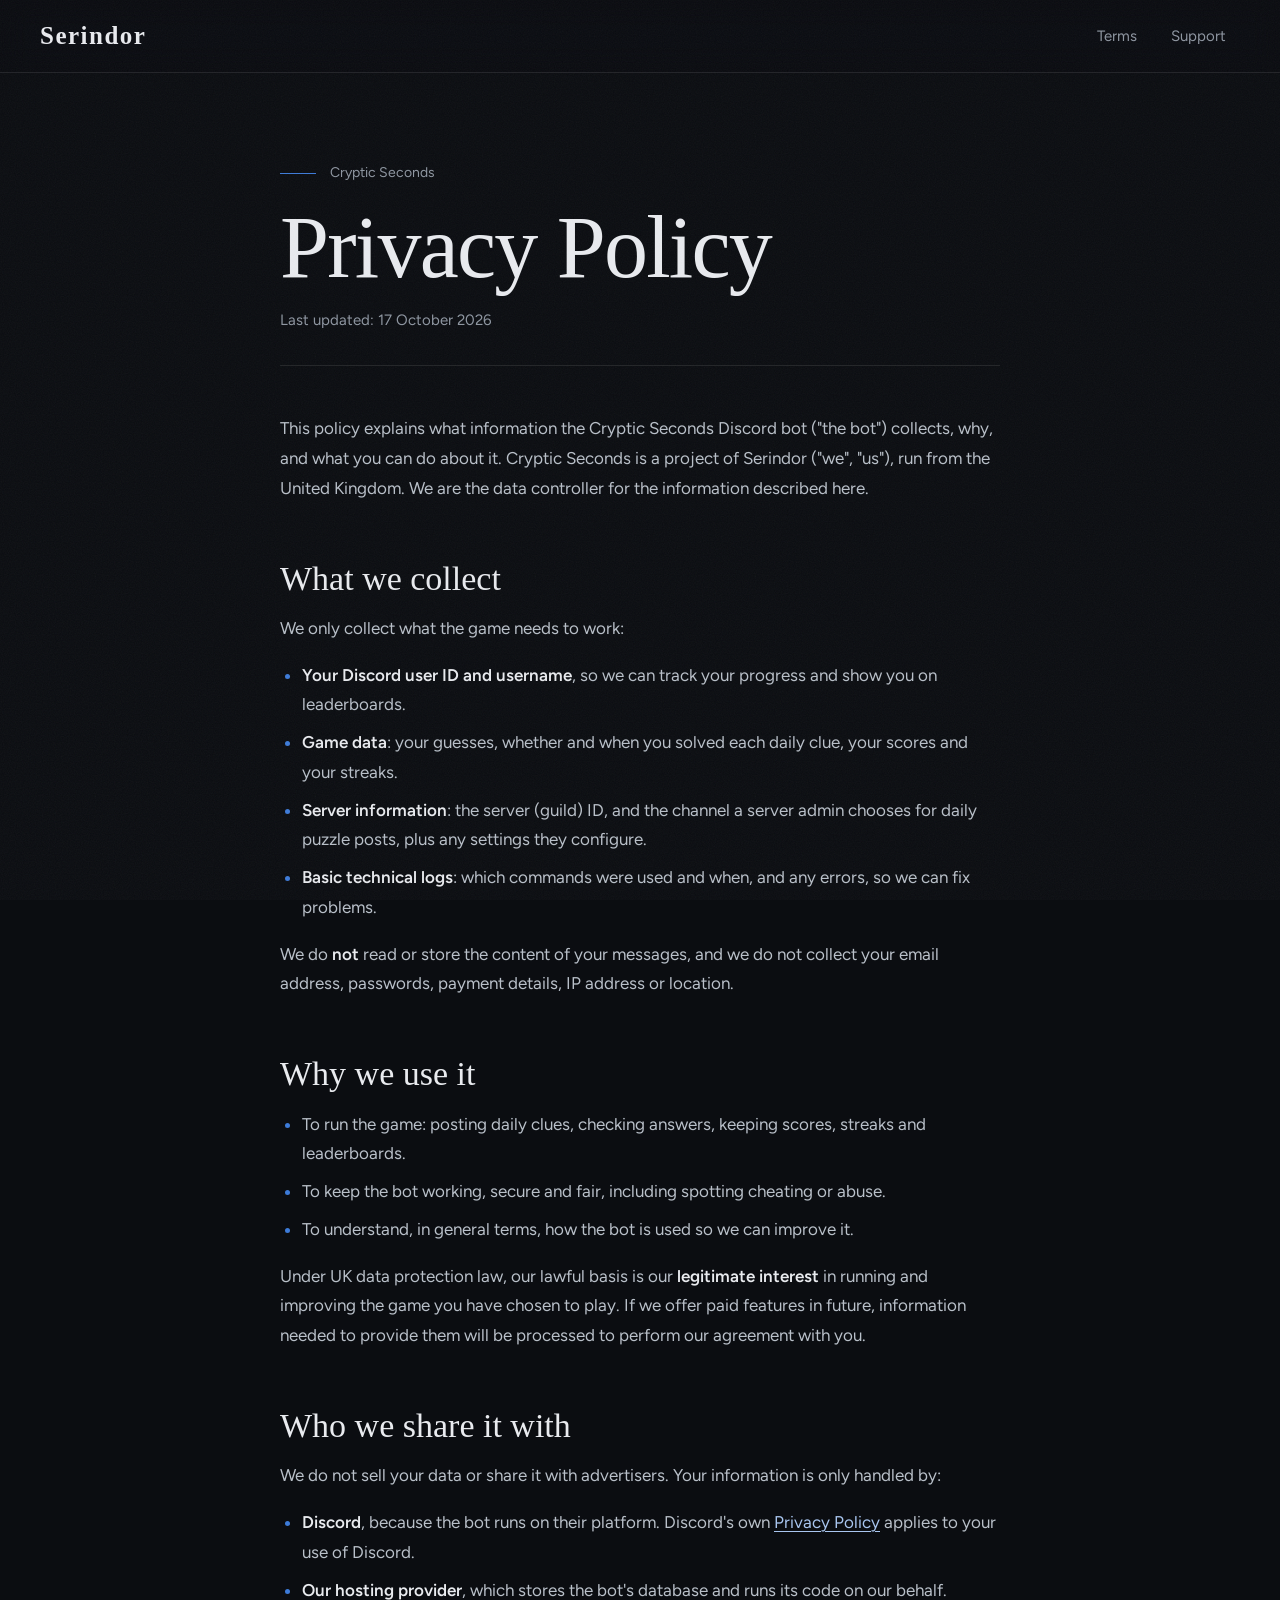
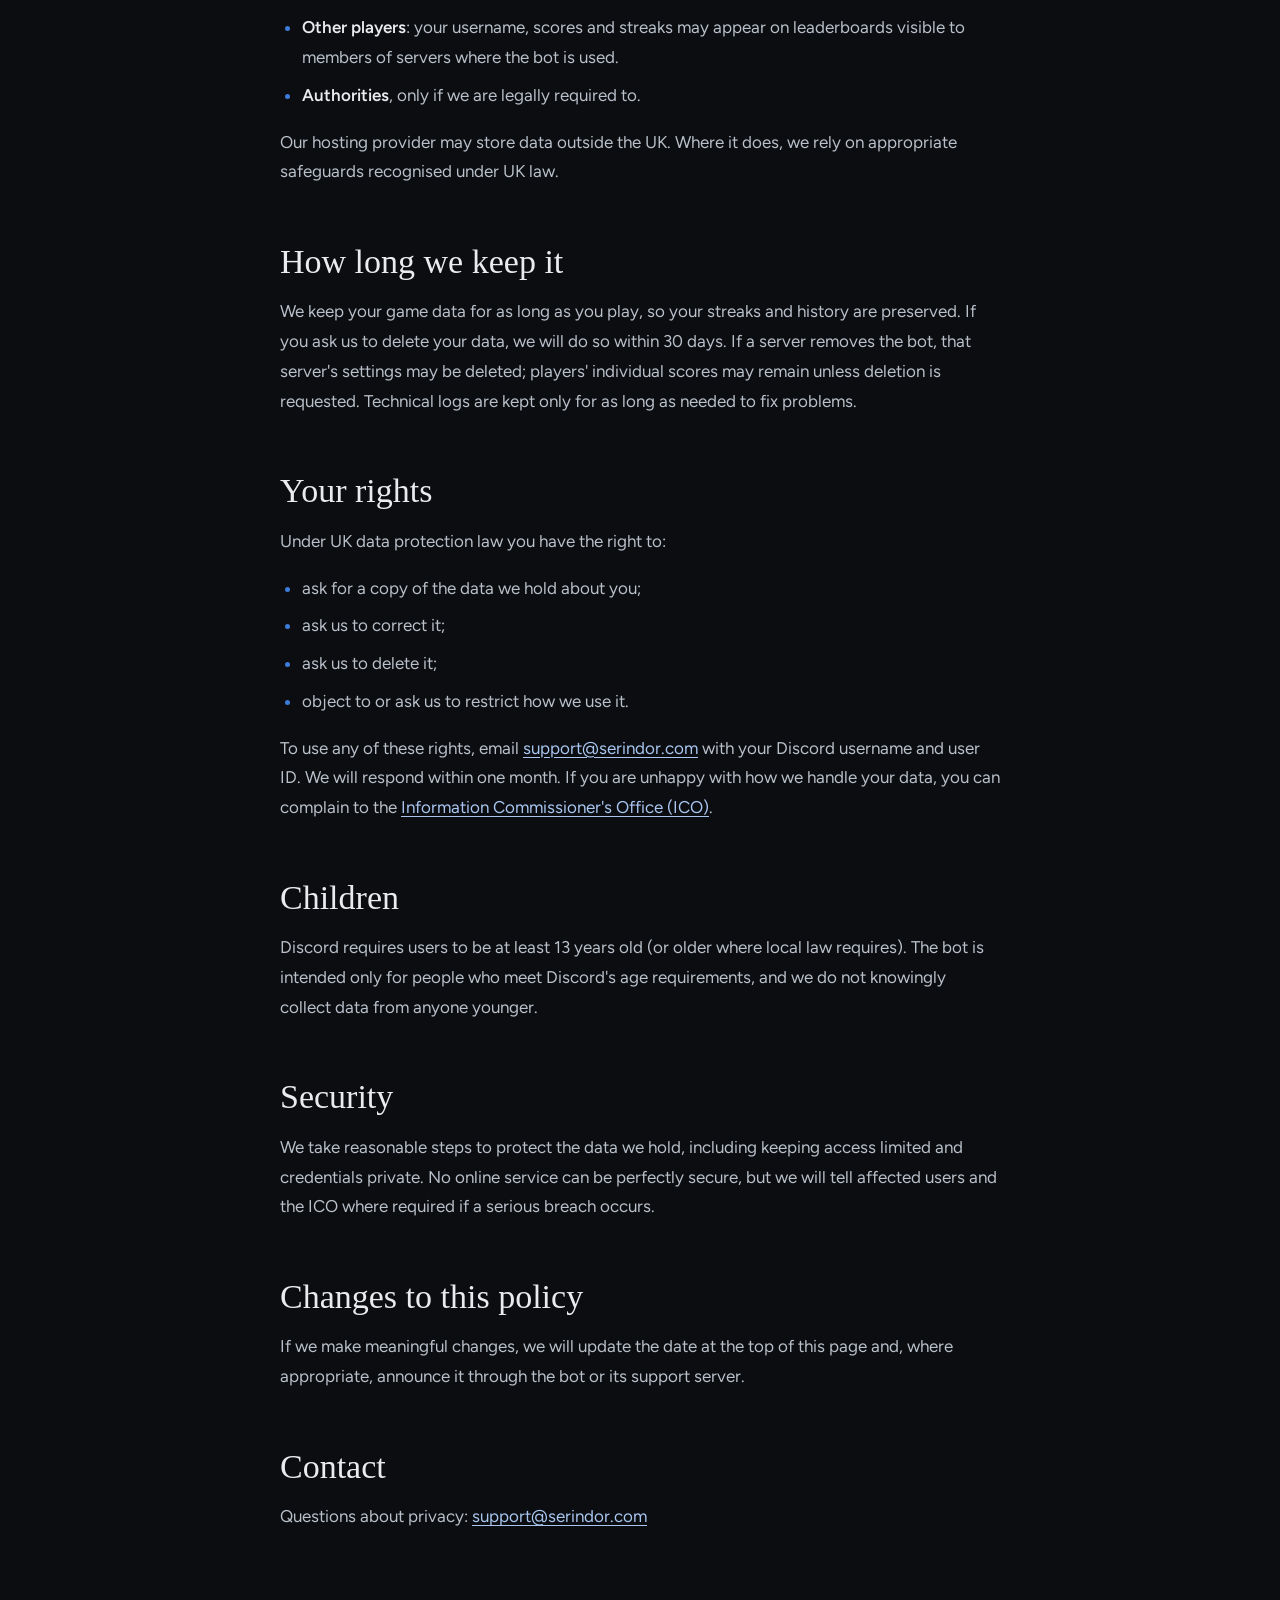
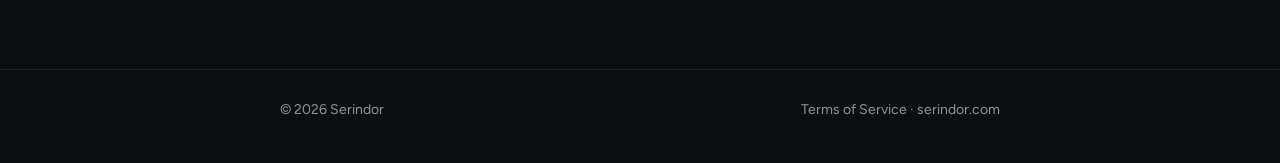
<file: crypticseconds/privacy/index.html>
<!doctype html>
<html lang="en-GB">
<head>
  <meta charset="utf-8">
  <meta name="viewport" content="width=device-width, initial-scale=1">
  <link rel="icon" href="/favicon.ico" sizes="48x48">
  <link rel="icon" href="/assets/mark.svg" type="image/svg+xml">
  <link rel="icon" href="/assets/icon-192.png" type="image/png" sizes="192x192">
  <link rel="apple-touch-icon" href="/apple-touch-icon.png">
  <title>Privacy Policy · Cryptic Seconds</title>
  <meta name="description" content="How Cryptic Seconds collects, uses and protects your data.">
  <meta name="theme-color" content="#0B0D11">
  <link rel="preconnect" href="https://fonts.googleapis.com">
  <link rel="preconnect" href="https://fonts.gstatic.com" crossorigin>
  <link href="https://fonts.googleapis.com/css2?family=IM+Fell+English+SC&family=IM+Fell+English:ital@0;1&family=Figtree:wght@400;500;600&display=swap" rel="stylesheet">
  <link rel="stylesheet" href="../../styles.css">
</head>
<body>
  <header class="site-header">
    <div class="wrap">
      <a class="wordmark" href="../../">Serindor</a>
      <nav><a href="../terms/">Terms</a><a href="mailto:support@serindor.com">Support</a></nav>
    </div>
  </header>

  <main class="wrap doc">
    <p class="eyebrow">Cryptic Seconds</p>
    <h1>Privacy Policy</h1>
    <p class="updated">Last updated: 17 October 2026</p>

    <p>This policy explains what information the Cryptic Seconds Discord bot ("the bot") collects, why, and what you can do about it. Cryptic Seconds is a project of Serindor ("we", "us"), run from the United Kingdom. We are the data controller for the information described here.</p>

    <h2>What we collect</h2>
    <p>We only collect what the game needs to work:</p>
    <ul>
      <li><strong>Your Discord user ID and username</strong>, so we can track your progress and show you on leaderboards.</li>
      <li><strong>Game data</strong>: your guesses, whether and when you solved each daily clue, your scores and your streaks.</li>
      <li><strong>Server information</strong>: the server (guild) ID, and the channel a server admin chooses for daily puzzle posts, plus any settings they configure.</li>
      <li><strong>Basic technical logs</strong>: which commands were used and when, and any errors, so we can fix problems.</li>
    </ul>
    <p>We do <strong>not</strong> read or store the content of your messages, and we do not collect your email address, passwords, payment details, IP address or location.</p>

    <h2>Why we use it</h2>
    <ul>
      <li>To run the game: posting daily clues, checking answers, keeping scores, streaks and leaderboards.</li>
      <li>To keep the bot working, secure and fair, including spotting cheating or abuse.</li>
      <li>To understand, in general terms, how the bot is used so we can improve it.</li>
    </ul>
    <p>Under UK data protection law, our lawful basis is our <strong>legitimate interest</strong> in running and improving the game you have chosen to play. If we offer paid features in future, information needed to provide them will be processed to perform our agreement with you.</p>

    <h2>Who we share it with</h2>
    <p>We do not sell your data or share it with advertisers. Your information is only handled by:</p>
    <ul>
      <li><strong>Discord</strong>, because the bot runs on their platform. Discord's own <a href="https://discord.com/privacy" rel="noopener">Privacy Policy</a> applies to your use of Discord.</li>
      <li><strong>Our hosting provider</strong>, which stores the bot's database and runs its code on our behalf.</li>
      <li><strong>Other players</strong>: your username, scores and streaks may appear on leaderboards visible to members of servers where the bot is used.</li>
      <li><strong>Authorities</strong>, only if we are legally required to.</li>
    </ul>
    <p>Our hosting provider may store data outside the UK. Where it does, we rely on appropriate safeguards recognised under UK law.</p>

    <h2>How long we keep it</h2>
    <p>We keep your game data for as long as you play, so your streaks and history are preserved. If you ask us to delete your data, we will do so within 30 days. If a server removes the bot, that server's settings may be deleted; players' individual scores may remain unless deletion is requested. Technical logs are kept only for as long as needed to fix problems.</p>

    <h2>Your rights</h2>
    <p>Under UK data protection law you have the right to:</p>
    <ul>
      <li>ask for a copy of the data we hold about you;</li>
      <li>ask us to correct it;</li>
      <li>ask us to delete it;</li>
      <li>object to or ask us to restrict how we use it.</li>
    </ul>
    <p>To use any of these rights, email <a href="mailto:support@serindor.com">support@serindor.com</a> with your Discord username and user ID. We will respond within one month. If you are unhappy with how we handle your data, you can complain to the <a href="https://ico.org.uk/make-a-complaint/" rel="noopener">Information Commissioner's Office (ICO)</a>.</p>

    <h2>Children</h2>
    <p>Discord requires users to be at least 13 years old (or older where local law requires). The bot is intended only for people who meet Discord's age requirements, and we do not knowingly collect data from anyone younger.</p>

    <h2>Security</h2>
    <p>We take reasonable steps to protect the data we hold, including keeping access limited and credentials private. No online service can be perfectly secure, but we will tell affected users and the ICO where required if a serious breach occurs.</p>

    <h2>Changes to this policy</h2>
    <p>If we make meaningful changes, we will update the date at the top of this page and, where appropriate, announce it through the bot or its support server.</p>

    <h2>Contact</h2>
    <p>Questions about privacy: <a href="mailto:support@serindor.com">support@serindor.com</a></p>
  </main>

  <footer class="site-footer">
    <div class="wrap">
      <span>&copy; 2026 Serindor</span>
      <span><a href="../terms/">Terms of Service</a> · <a href="../../">serindor.com</a></span>
    </div>
  </footer>
</body>
</html>
</file>
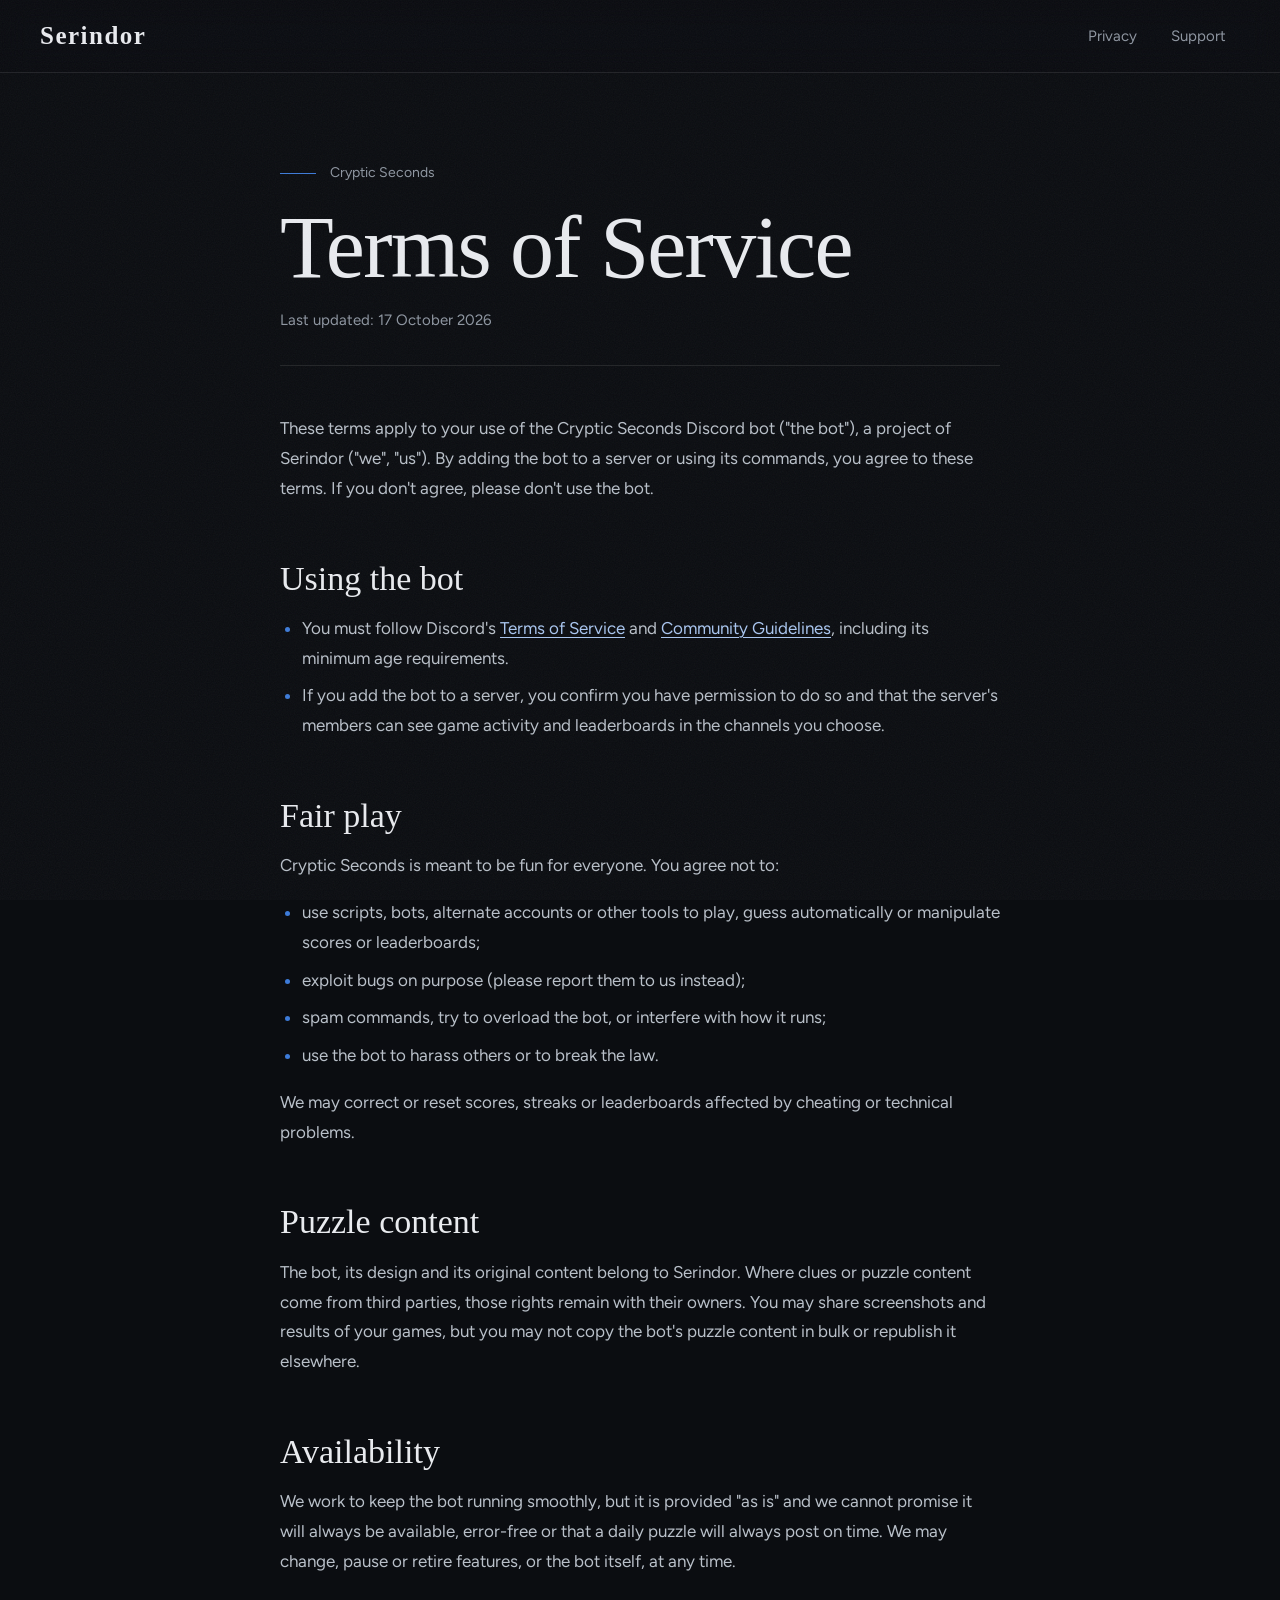
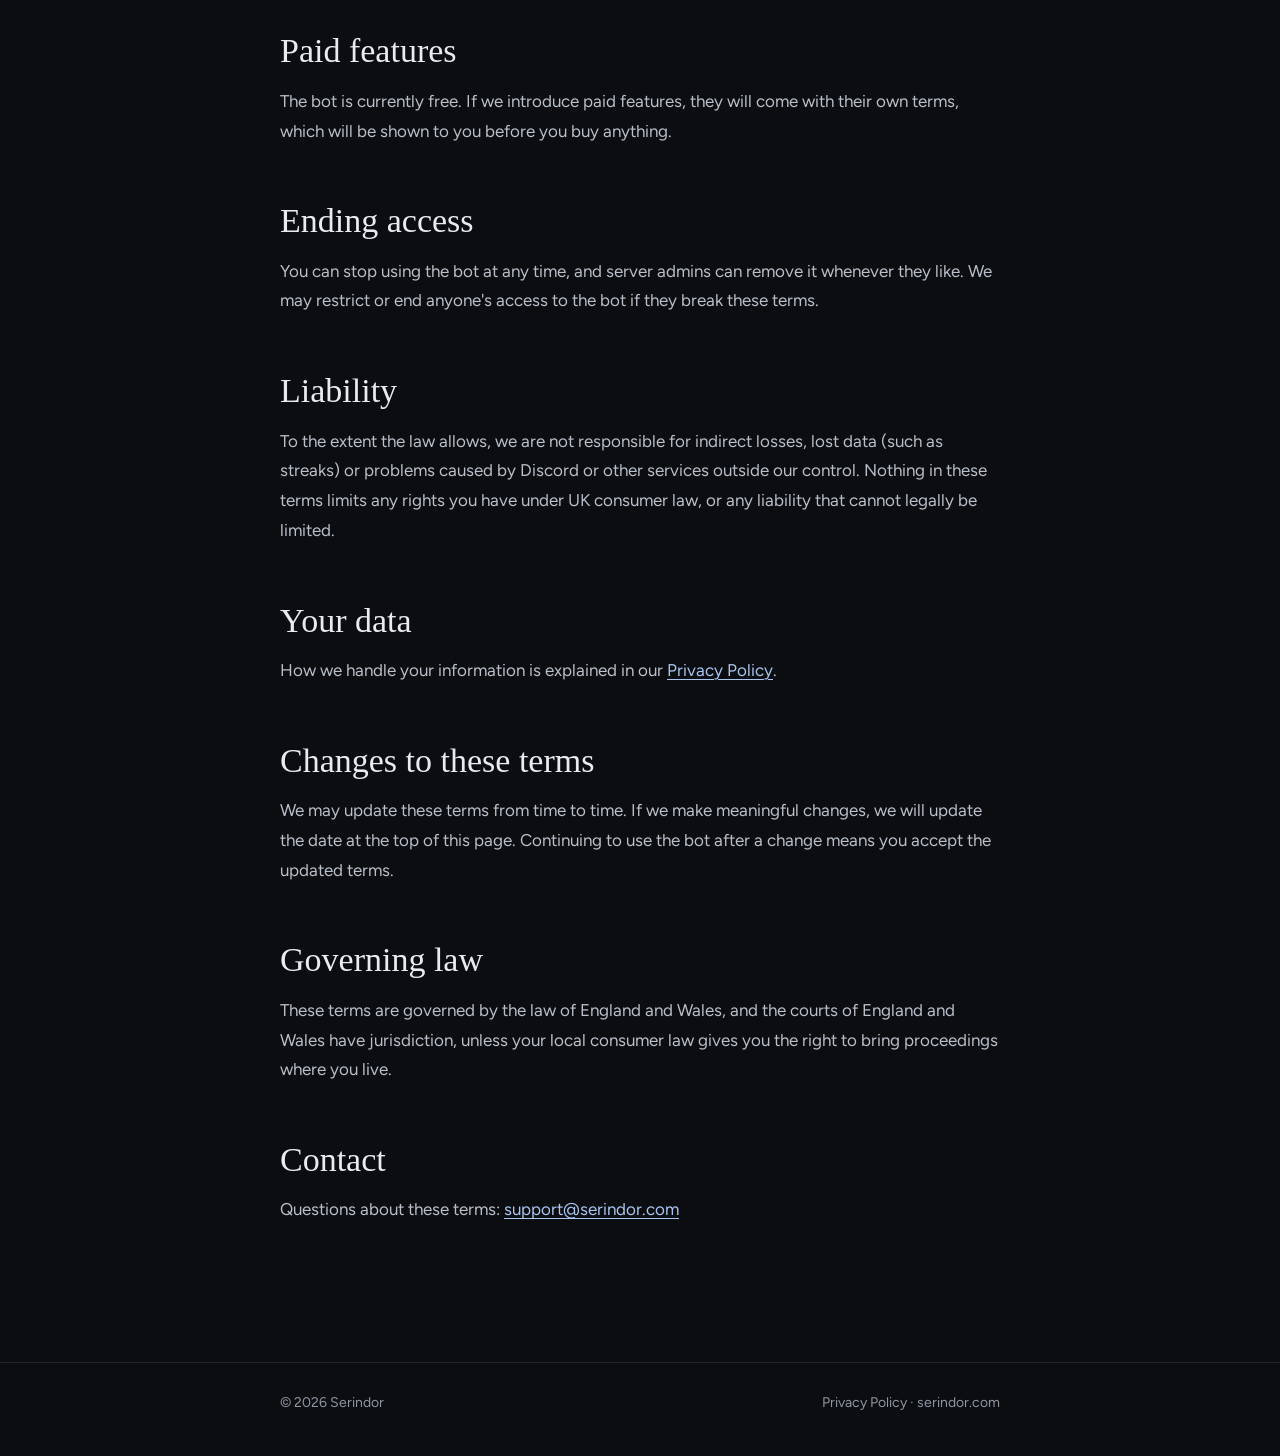
<file: crypticseconds/terms/index.html>
<!doctype html>
<html lang="en-GB">
<head>
  <meta charset="utf-8">
  <meta name="viewport" content="width=device-width, initial-scale=1">
  <link rel="icon" href="/favicon.ico" sizes="48x48">
  <link rel="icon" href="/assets/mark.svg" type="image/svg+xml">
  <link rel="icon" href="/assets/icon-192.png" type="image/png" sizes="192x192">
  <link rel="apple-touch-icon" href="/apple-touch-icon.png">
  <title>Terms of Service · Cryptic Seconds</title>
  <meta name="description" content="The terms for using the Cryptic Seconds Discord bot.">
  <meta name="theme-color" content="#0B0D11">
  <link rel="preconnect" href="https://fonts.googleapis.com">
  <link rel="preconnect" href="https://fonts.gstatic.com" crossorigin>
  <link href="https://fonts.googleapis.com/css2?family=IM+Fell+English+SC&family=IM+Fell+English:ital@0;1&family=Figtree:wght@400;500;600&display=swap" rel="stylesheet">
  <link rel="stylesheet" href="../../styles.css">
</head>
<body>
  <header class="site-header">
    <div class="wrap">
      <a class="wordmark" href="../../">Serindor</a>
      <nav><a href="../privacy/">Privacy</a><a href="mailto:support@serindor.com">Support</a></nav>
    </div>
  </header>

  <main class="wrap doc">
    <p class="eyebrow">Cryptic Seconds</p>
    <h1>Terms of Service</h1>
    <p class="updated">Last updated: 17 October 2026</p>

    <p>These terms apply to your use of the Cryptic Seconds Discord bot ("the bot"), a project of Serindor ("we", "us"). By adding the bot to a server or using its commands, you agree to these terms. If you don't agree, please don't use the bot.</p>

    <h2>Using the bot</h2>
    <ul>
      <li>You must follow Discord's <a href="https://discord.com/terms" rel="noopener">Terms of Service</a> and <a href="https://discord.com/guidelines" rel="noopener">Community Guidelines</a>, including its minimum age requirements.</li>
      <li>If you add the bot to a server, you confirm you have permission to do so and that the server's members can see game activity and leaderboards in the channels you choose.</li>
    </ul>

    <h2>Fair play</h2>
    <p>Cryptic Seconds is meant to be fun for everyone. You agree not to:</p>
    <ul>
      <li>use scripts, bots, alternate accounts or other tools to play, guess automatically or manipulate scores or leaderboards;</li>
      <li>exploit bugs on purpose (please report them to us instead);</li>
      <li>spam commands, try to overload the bot, or interfere with how it runs;</li>
      <li>use the bot to harass others or to break the law.</li>
    </ul>
    <p>We may correct or reset scores, streaks or leaderboards affected by cheating or technical problems.</p>

    <h2>Puzzle content</h2>
    <p>The bot, its design and its original content belong to Serindor. Where clues or puzzle content come from third parties, those rights remain with their owners. You may share screenshots and results of your games, but you may not copy the bot's puzzle content in bulk or republish it elsewhere.</p>

    <h2>Availability</h2>
    <p>We work to keep the bot running smoothly, but it is provided "as is" and we cannot promise it will always be available, error-free or that a daily puzzle will always post on time. We may change, pause or retire features, or the bot itself, at any time.</p>

    <h2>Paid features</h2>
    <p>The bot is currently free. If we introduce paid features, they will come with their own terms, which will be shown to you before you buy anything.</p>

    <h2>Ending access</h2>
    <p>You can stop using the bot at any time, and server admins can remove it whenever they like. We may restrict or end anyone's access to the bot if they break these terms.</p>

    <h2>Liability</h2>
    <p>To the extent the law allows, we are not responsible for indirect losses, lost data (such as streaks) or problems caused by Discord or other services outside our control. Nothing in these terms limits any rights you have under UK consumer law, or any liability that cannot legally be limited.</p>

    <h2>Your data</h2>
    <p>How we handle your information is explained in our <a href="../privacy/">Privacy Policy</a>.</p>

    <h2>Changes to these terms</h2>
    <p>We may update these terms from time to time. If we make meaningful changes, we will update the date at the top of this page. Continuing to use the bot after a change means you accept the updated terms.</p>

    <h2>Governing law</h2>
    <p>These terms are governed by the law of England and Wales, and the courts of England and Wales have jurisdiction, unless your local consumer law gives you the right to bring proceedings where you live.</p>

    <h2>Contact</h2>
    <p>Questions about these terms: <a href="mailto:support@serindor.com">support@serindor.com</a></p>
  </main>

  <footer class="site-footer">
    <div class="wrap">
      <span>&copy; 2026 Serindor</span>
      <span><a href="../privacy/">Privacy Policy</a> · <a href="../../">serindor.com</a></span>
    </div>
  </footer>
</body>
</html>
</file>
<file: styles.css>
/* Shared styles for Serindor's inner pages (Cryptic Seconds terms, privacy, 404). Matches the homepage. */
:root {
  --ink: #0B0D11;
  --ink-raised: #1A1E25;
  --line: rgba(230, 232, 236, .10);
  --line-2: rgba(230, 232, 236, .18);
  --azure: #3D7BD9;
  --azure-pale: #A9C6F0;
  --text: #E9EBEF;
  --soft: #B9C0C9;
  --muted: #8E96A1;
  --display: "IM Fell English SC", "Palatino Linotype", Palatino, Georgia, serif;
  --italic: "IM Fell English", "Palatino Linotype", Georgia, serif;
  --body: "Figtree", "Segoe UI", sans-serif;
  --ease: cubic-bezier(.22, 1, .36, 1);
  color-scheme: dark;
}

* { box-sizing: border-box; }
/* IM Fell comes in one weight: never fake-bold it, and set italics in IM Fell English */
body { font-synthesis: none; }
h1 em, h2 em, h3 em, .hero h1 em { font-family: var(--italic); }

html { background: var(--ink); scroll-behavior: smooth; }
@media (prefers-reduced-motion: reduce) { html { scroll-behavior: auto; } }

body {
  margin: 0;
  background: var(--ink);
  color: var(--soft);
  font-family: var(--body);
  font-size: 17px;
  line-height: 1.75;
  -webkit-font-smoothing: antialiased;
}
body::after {
  content: ""; position: fixed; inset: 0; z-index: 90; pointer-events: none; opacity: .05;
  background-image: url("data:image/svg+xml,%3Csvg xmlns='http://www.w3.org/2000/svg' width='220' height='220'%3E%3Cfilter id='n'%3E%3CfeTurbulence type='fractalNoise' baseFrequency='.85' numOctaves='3' stitchTiles='stitch'/%3E%3C/filter%3E%3Crect width='100%25' height='100%25' filter='url(%23n)'/%3E%3C/svg%3E");
}
::selection { background: var(--azure); color: #fff; }
:focus-visible { outline: 2px solid var(--azure); outline-offset: 4px; border-radius: 2px; }

a { color: var(--azure-pale); text-decoration-thickness: 1px; text-underline-offset: 3px; transition: color .3s; }
a:hover { color: var(--text); }

.wrap { max-width: 760px; margin: 0 auto; padding: 0 max(20px, env(safe-area-inset-left)); }

/* Header */
.site-header {
  position: sticky; top: 0; z-index: 50;
  background: rgba(11, 13, 17, .84);
  backdrop-filter: blur(14px) saturate(140%); -webkit-backdrop-filter: blur(14px) saturate(140%);
  border-bottom: 1px solid var(--line);
}
.site-header .wrap { display: flex; justify-content: space-between; align-items: center; gap: 16px; height: 72px; max-width: 1240px; }
.wordmark { font-family: var(--display); font-size: 25px; font-weight: 600; letter-spacing: .06em; color: var(--text); text-decoration: none; }
.wordmark:hover { color: var(--text); }
.site-header nav { display: flex; gap: 6px; }
.site-header nav a { font-size: 15px; color: var(--muted); text-decoration: none; padding: 10px 14px; }
.site-header nav a:hover { color: var(--text); }

/* Landing (404) */
.hero { min-height: calc(100svh - 72px); display: flex; flex-direction: column; justify-content: center; padding: 80px 0; }
.hero h1 { font-family: var(--display); font-weight: 500; font-size: clamp(96px, 22vw, 220px); line-height: .85; letter-spacing: -.03em; margin: 0 0 24px; color: var(--text); }
.hero h1 em { font-style: italic; font-weight: 400; color: var(--azure-pale); }
.hero p { margin: 0 0 36px; font-size: 19px; }
.btn { display: inline-flex; align-items: center; gap: 10px; min-height: 52px; padding: 0 26px; border-radius: 999px; background: var(--azure); color: #fff; font-weight: 500; font-size: 15px; text-decoration: none; align-self: flex-start; transition: background-color .4s var(--ease), color .4s var(--ease); }
.btn:hover { background: var(--text); color: var(--ink); }

/* Legal pages */
.doc { padding-top: 88px; padding-bottom: 120px; }
.doc .eyebrow { display: flex; align-items: center; gap: 14px; color: var(--muted); font-size: 14px; margin: 0 0 20px; }
.doc .eyebrow::before { content: ""; width: 36px; height: 1px; background: var(--azure); }
.doc h1 { font-family: var(--display); font-weight: 500; font-size: clamp(48px, 9vw, 88px); line-height: .95; letter-spacing: -.02em; margin: 0 0 18px; color: var(--text); }
.doc .updated { color: var(--muted); font-size: 15px; margin: 0 0 48px; padding-bottom: 32px; border-bottom: 1px solid var(--line); }
.doc h2 { font-family: var(--display); font-weight: 500; font-size: 34px; line-height: 1.1; color: var(--text); margin: 56px 0 12px; }
.doc ul { padding-left: 22px; }
.doc li { margin-bottom: 8px; }
.doc li::marker { color: var(--azure); }
.doc strong { color: var(--text); font-weight: 600; }

/* Footer */
.site-footer { border-top: 1px solid var(--line); padding: 28px 0 max(40px, env(safe-area-inset-bottom)); color: var(--muted); font-size: 14px; }
.site-footer .wrap { display: flex; flex-wrap: wrap; justify-content: space-between; gap: 10px; }
.site-footer a { color: var(--muted); text-decoration: none; }
.site-footer a:hover { color: var(--text); }

@media (max-width: 520px) {
  body { font-size: 16px; }
  .doc { padding-top: 56px; }
}
</file>
